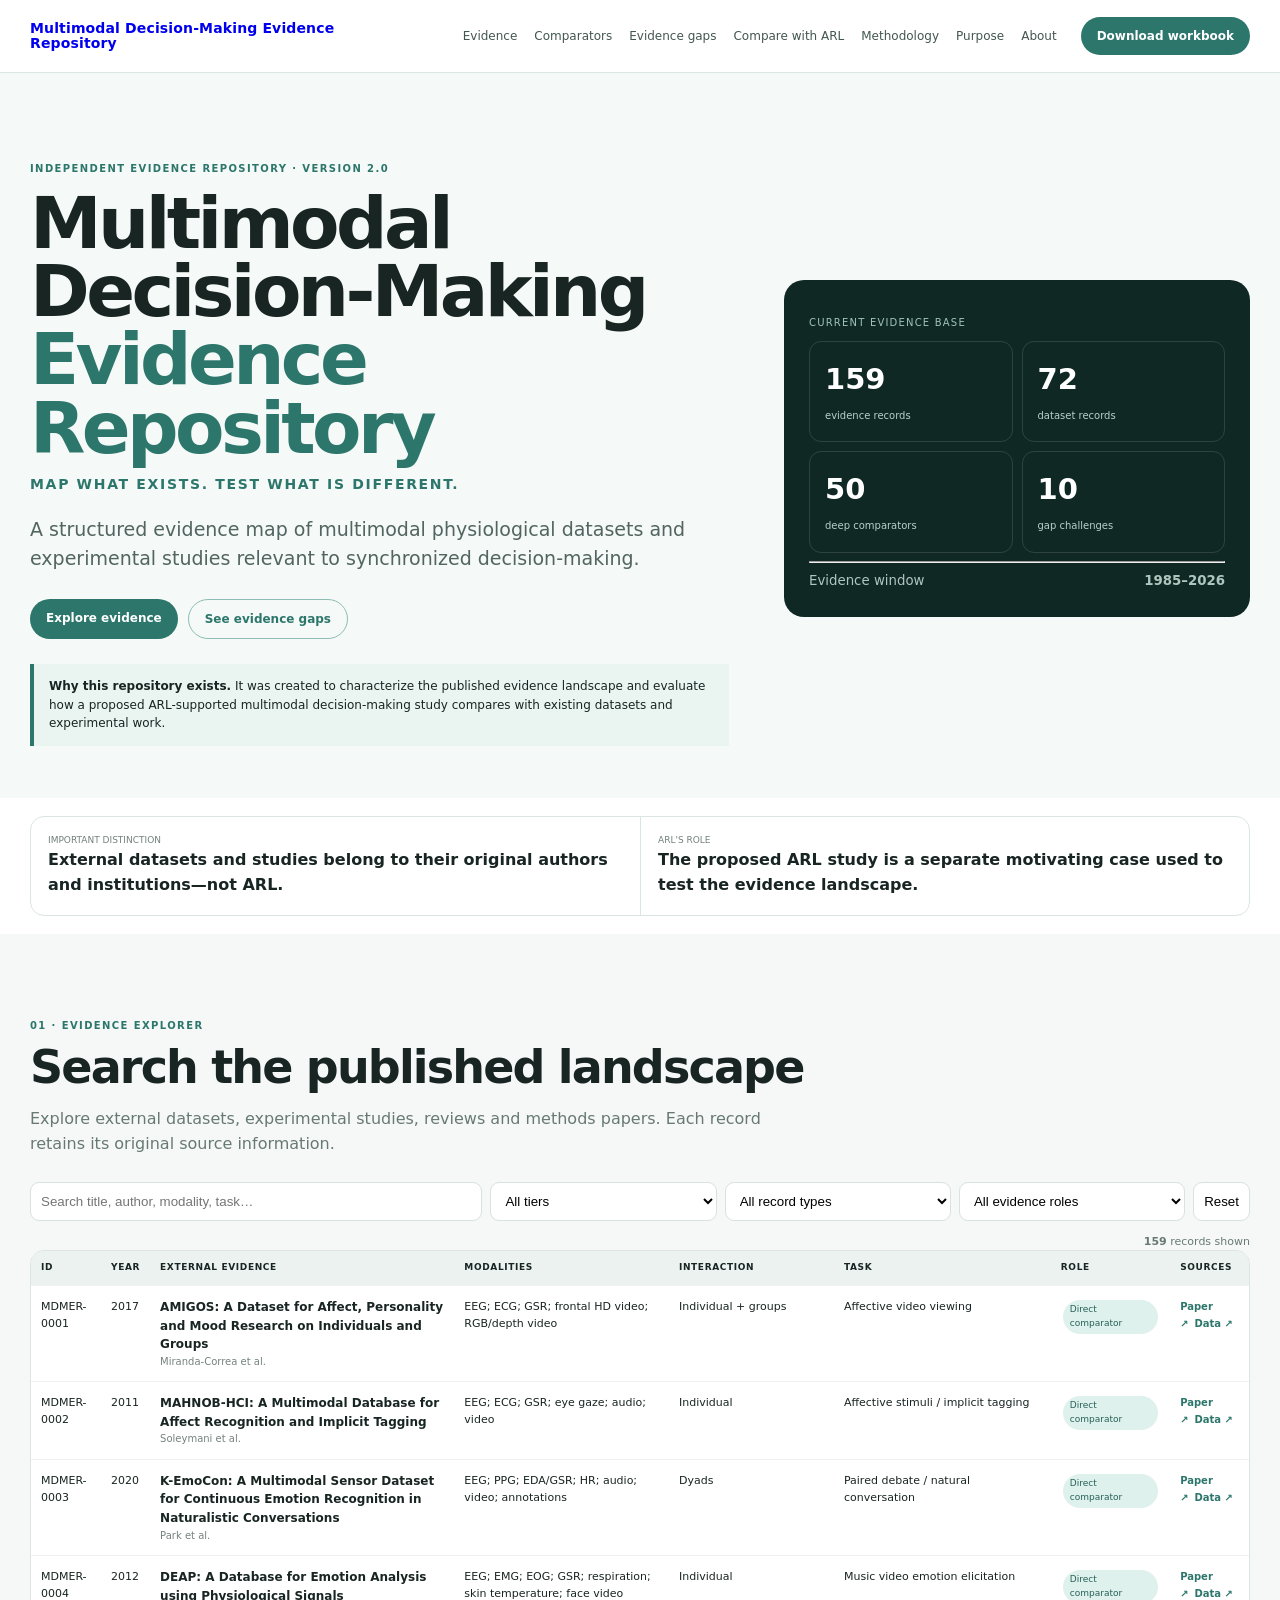
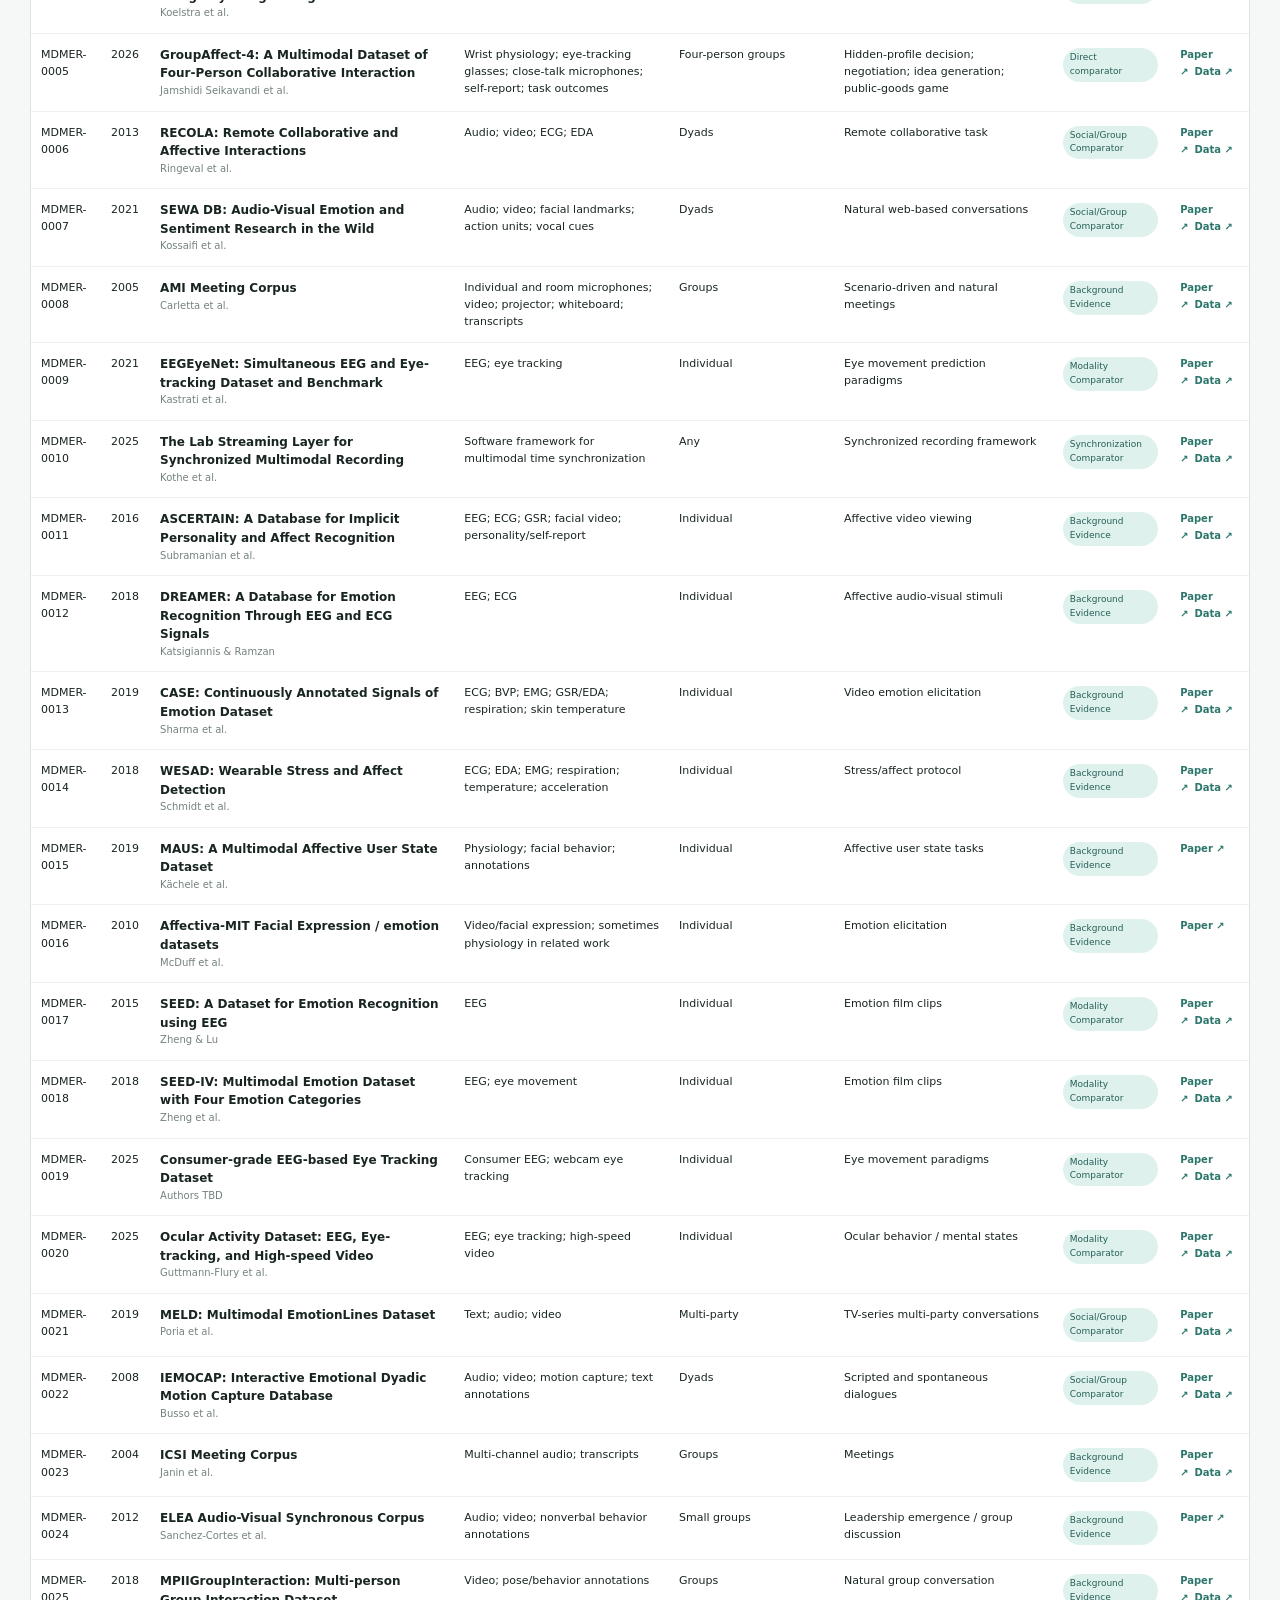
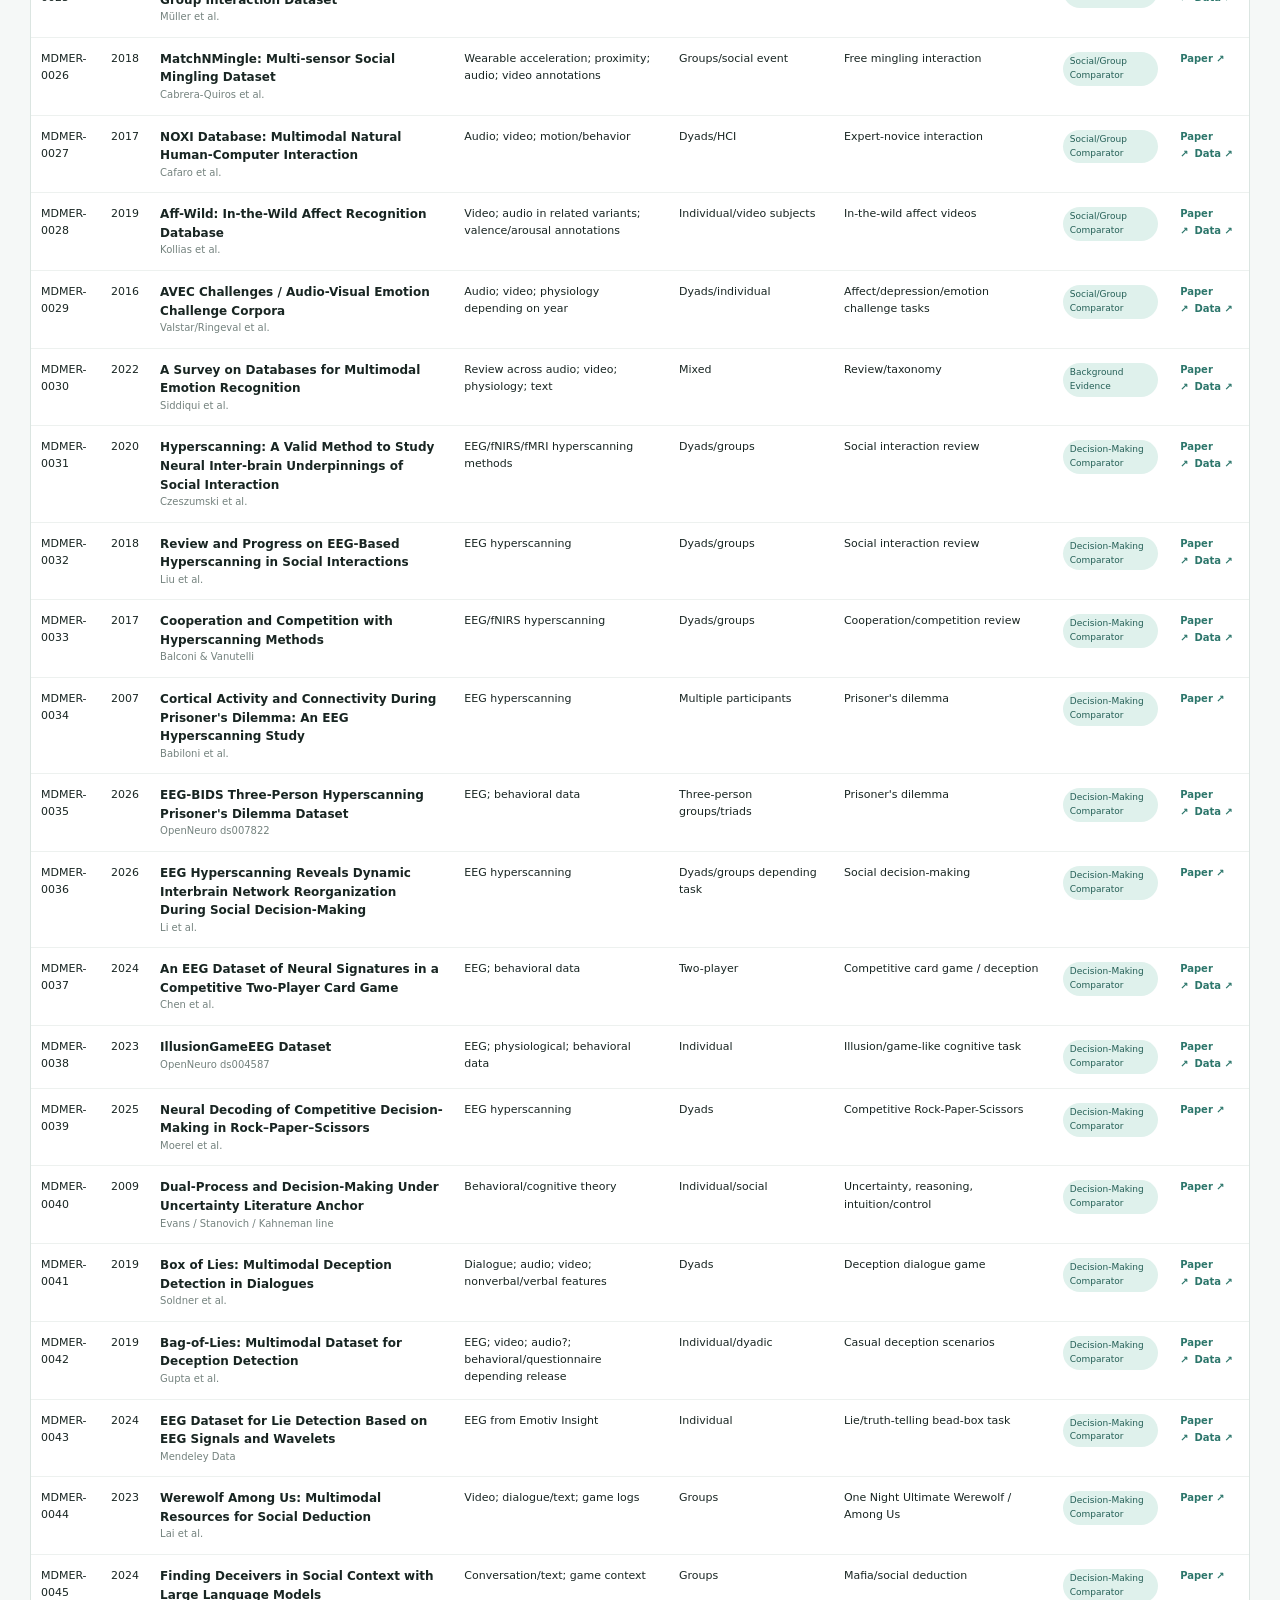
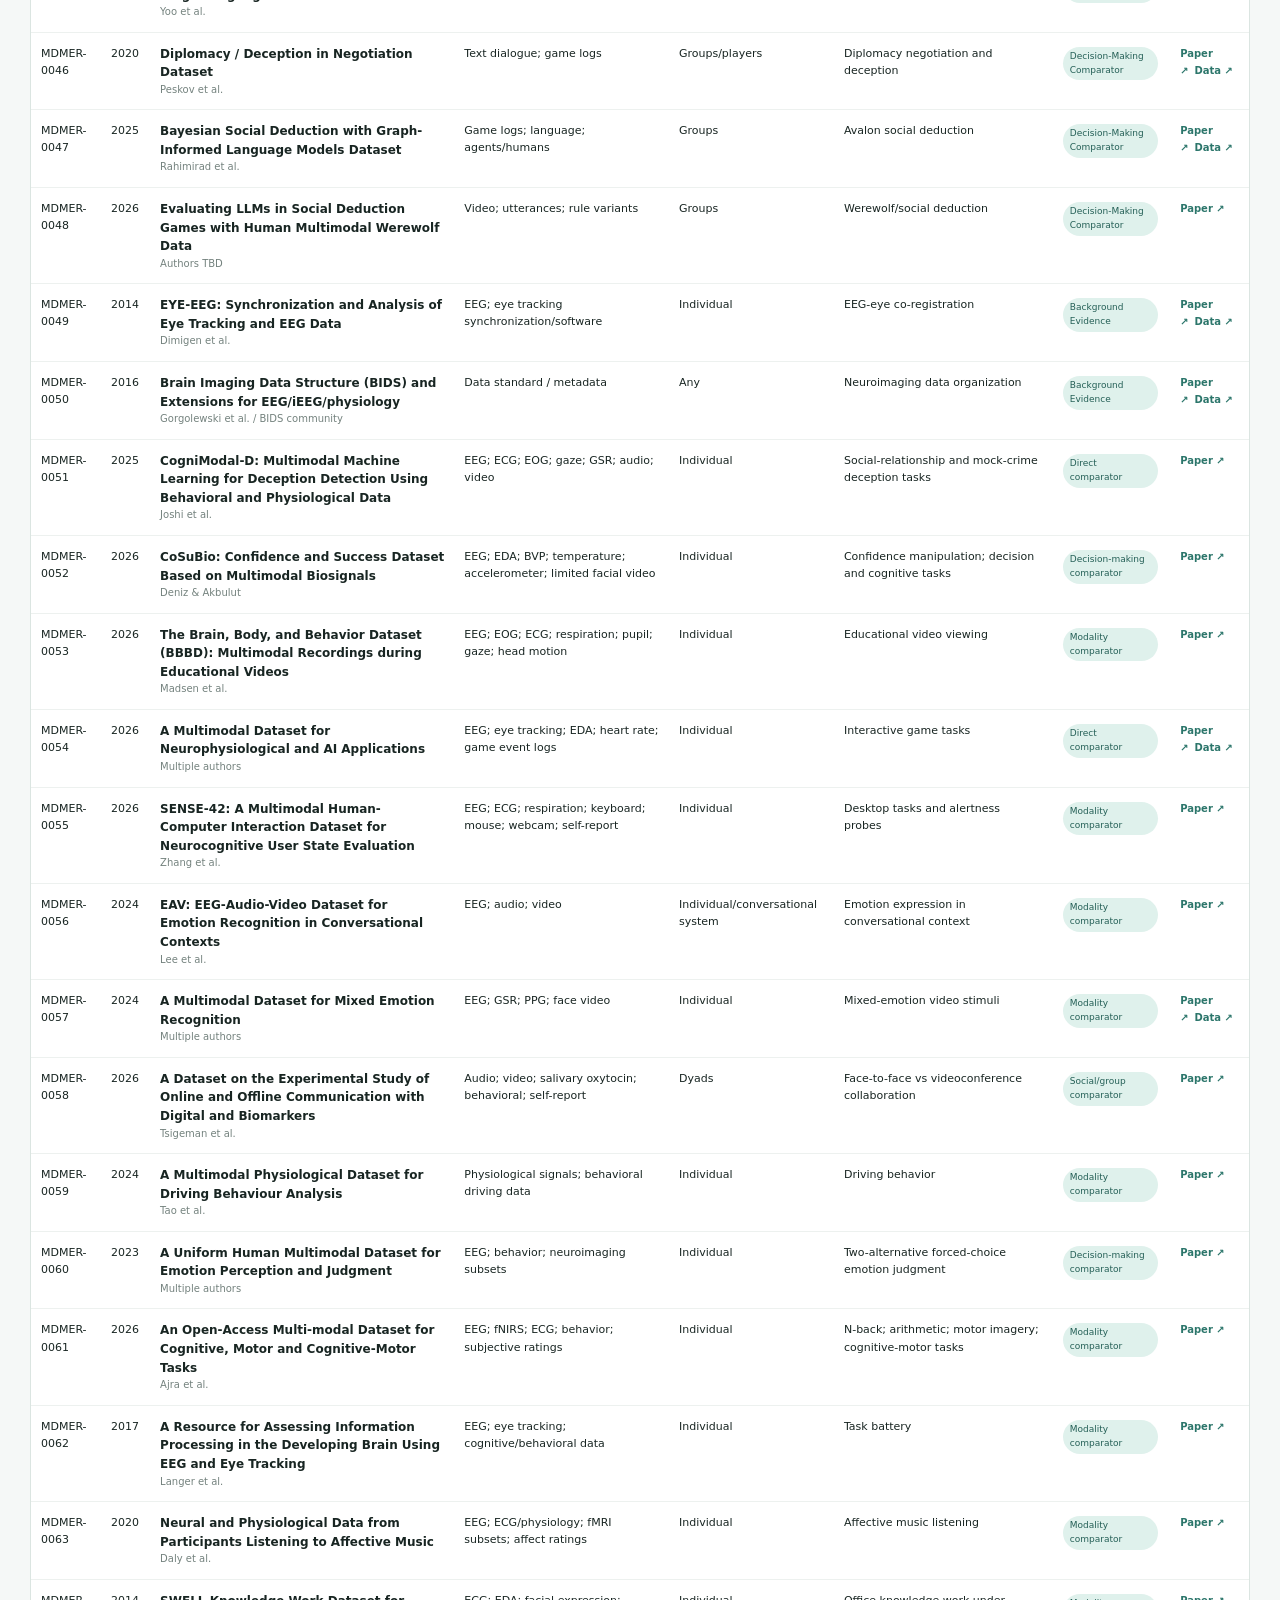
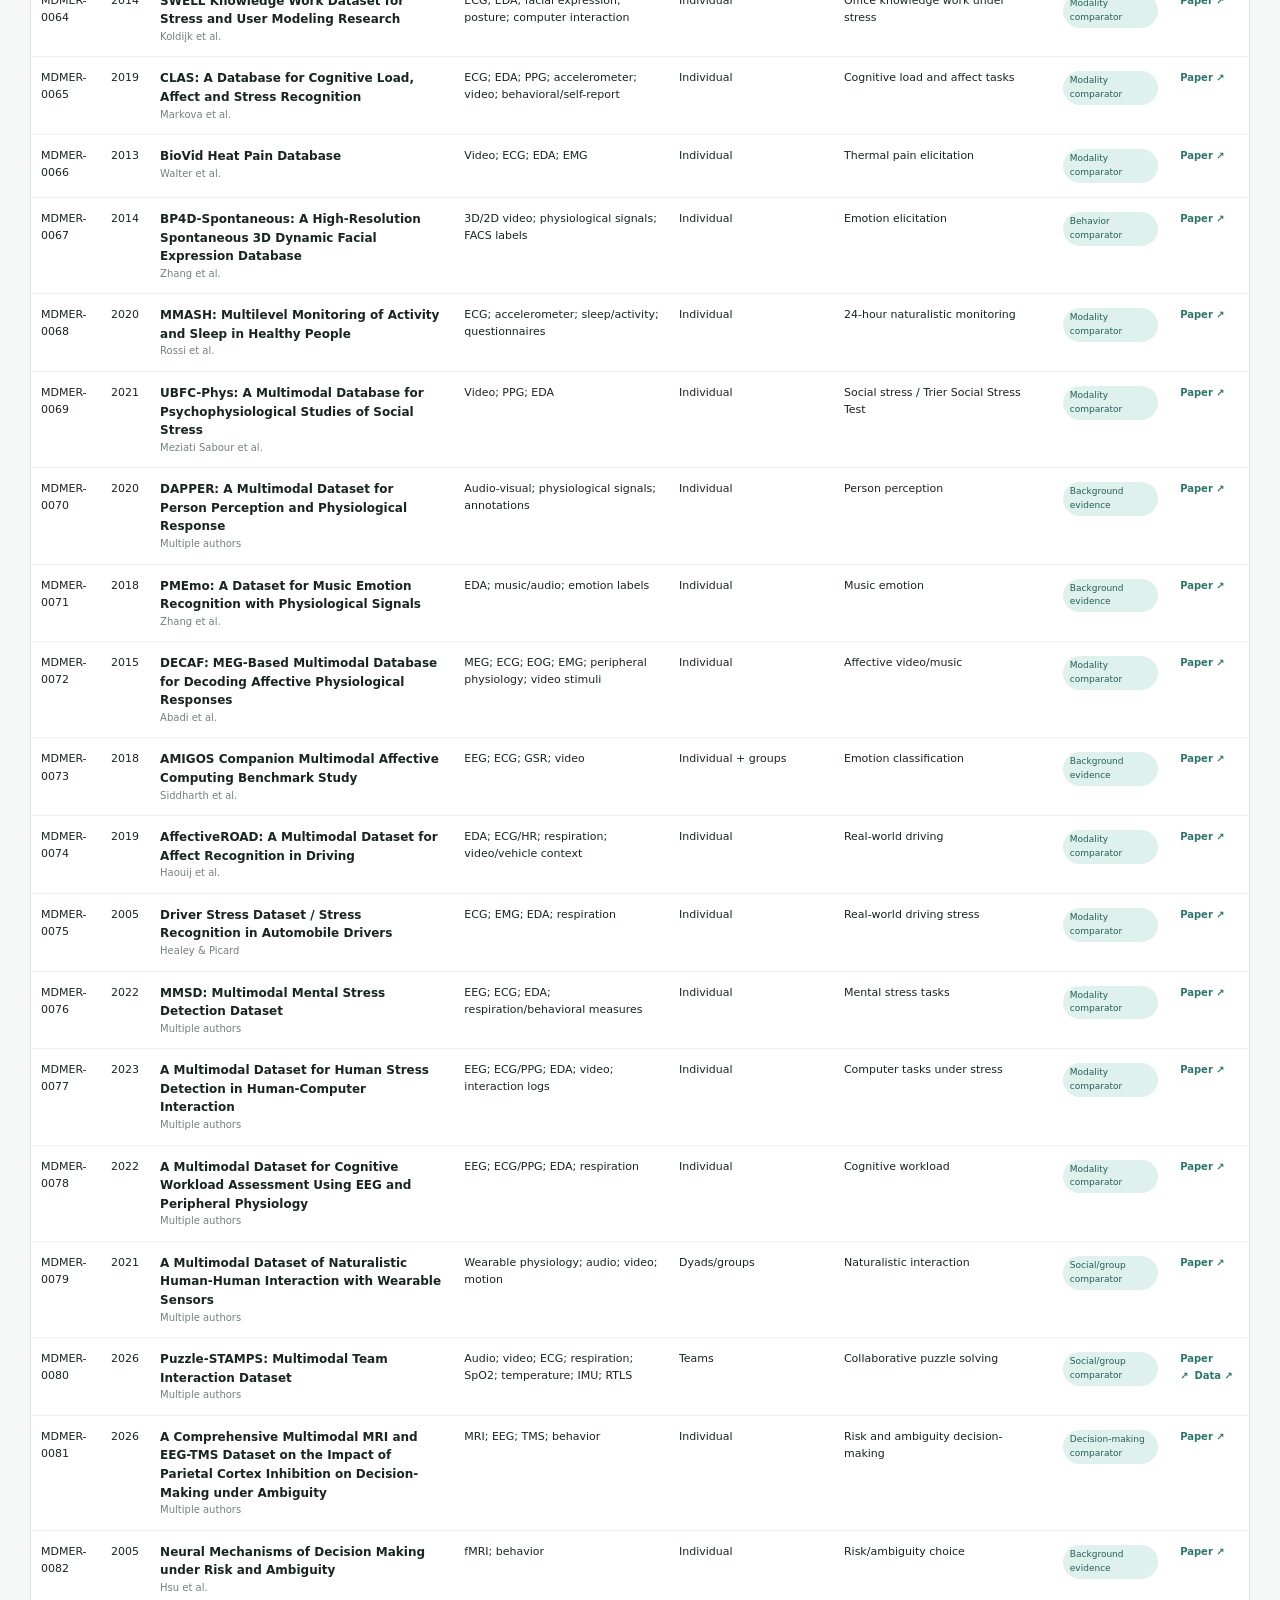
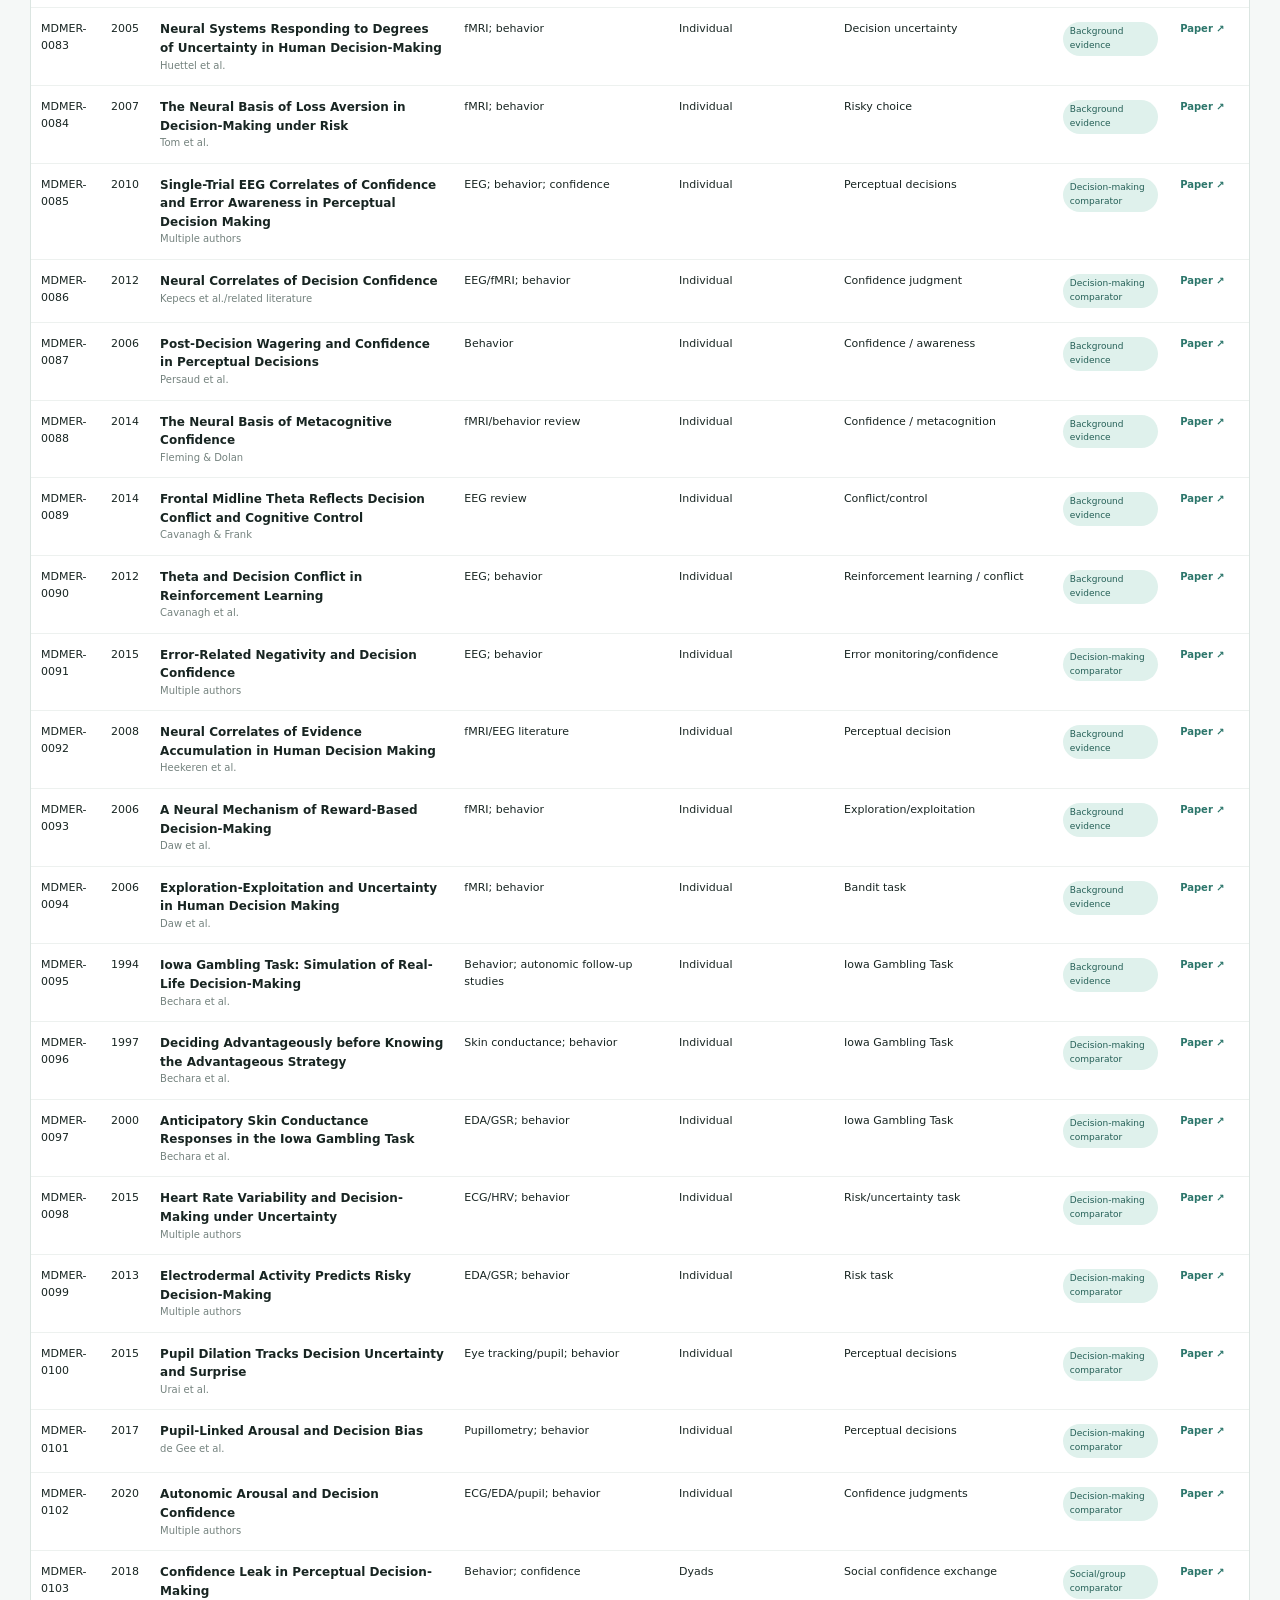
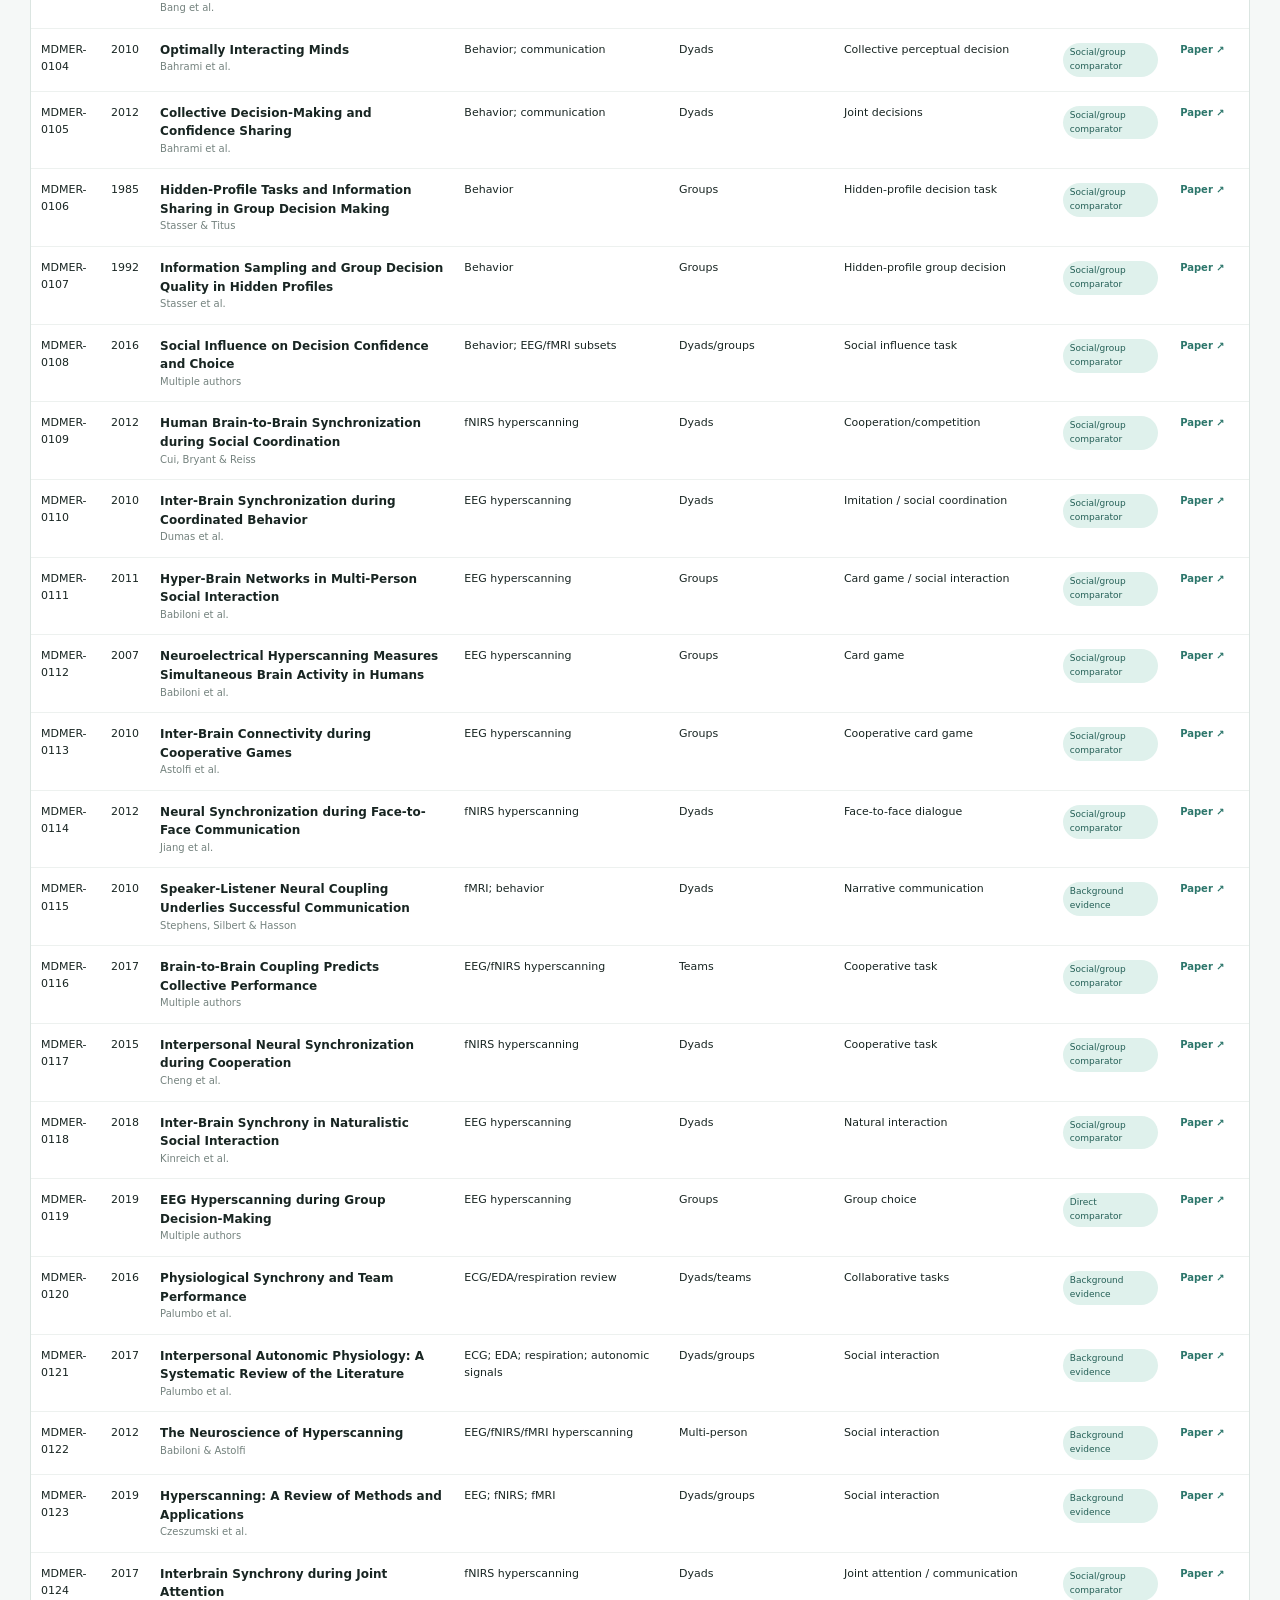
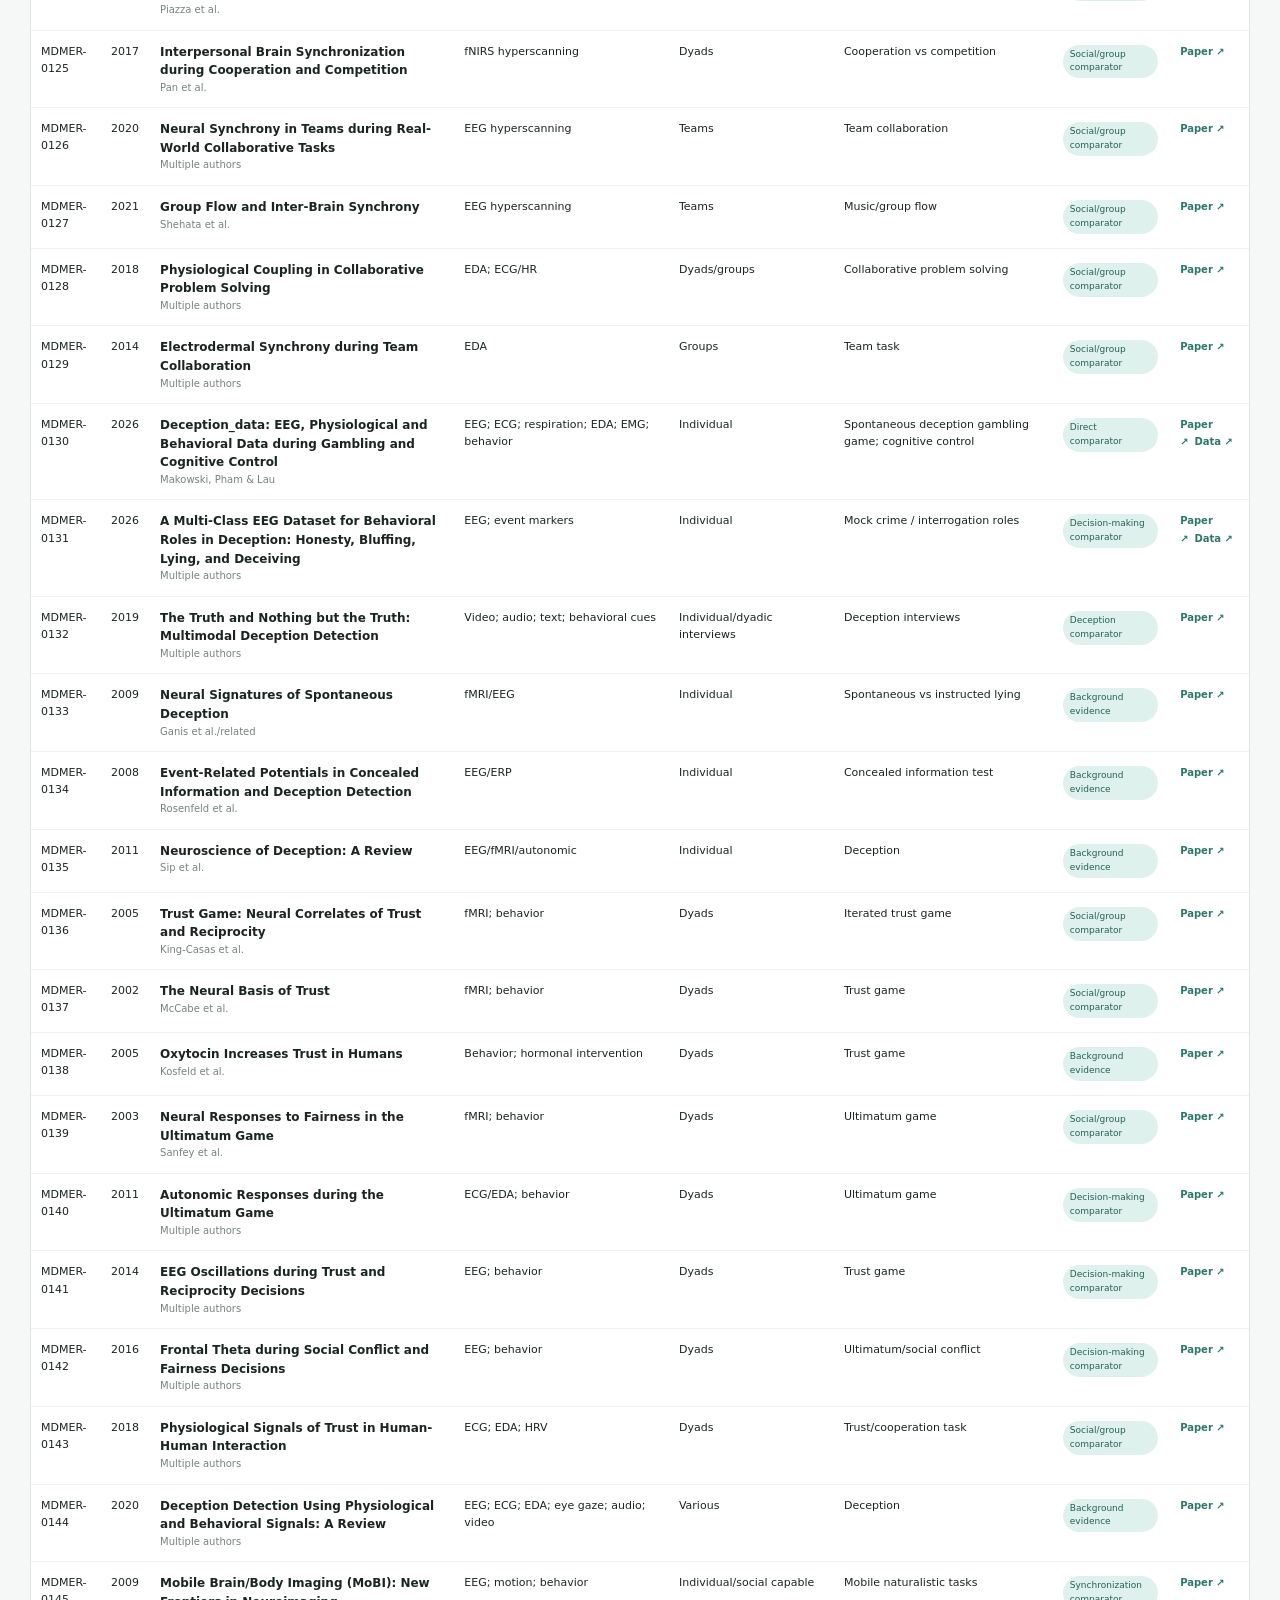
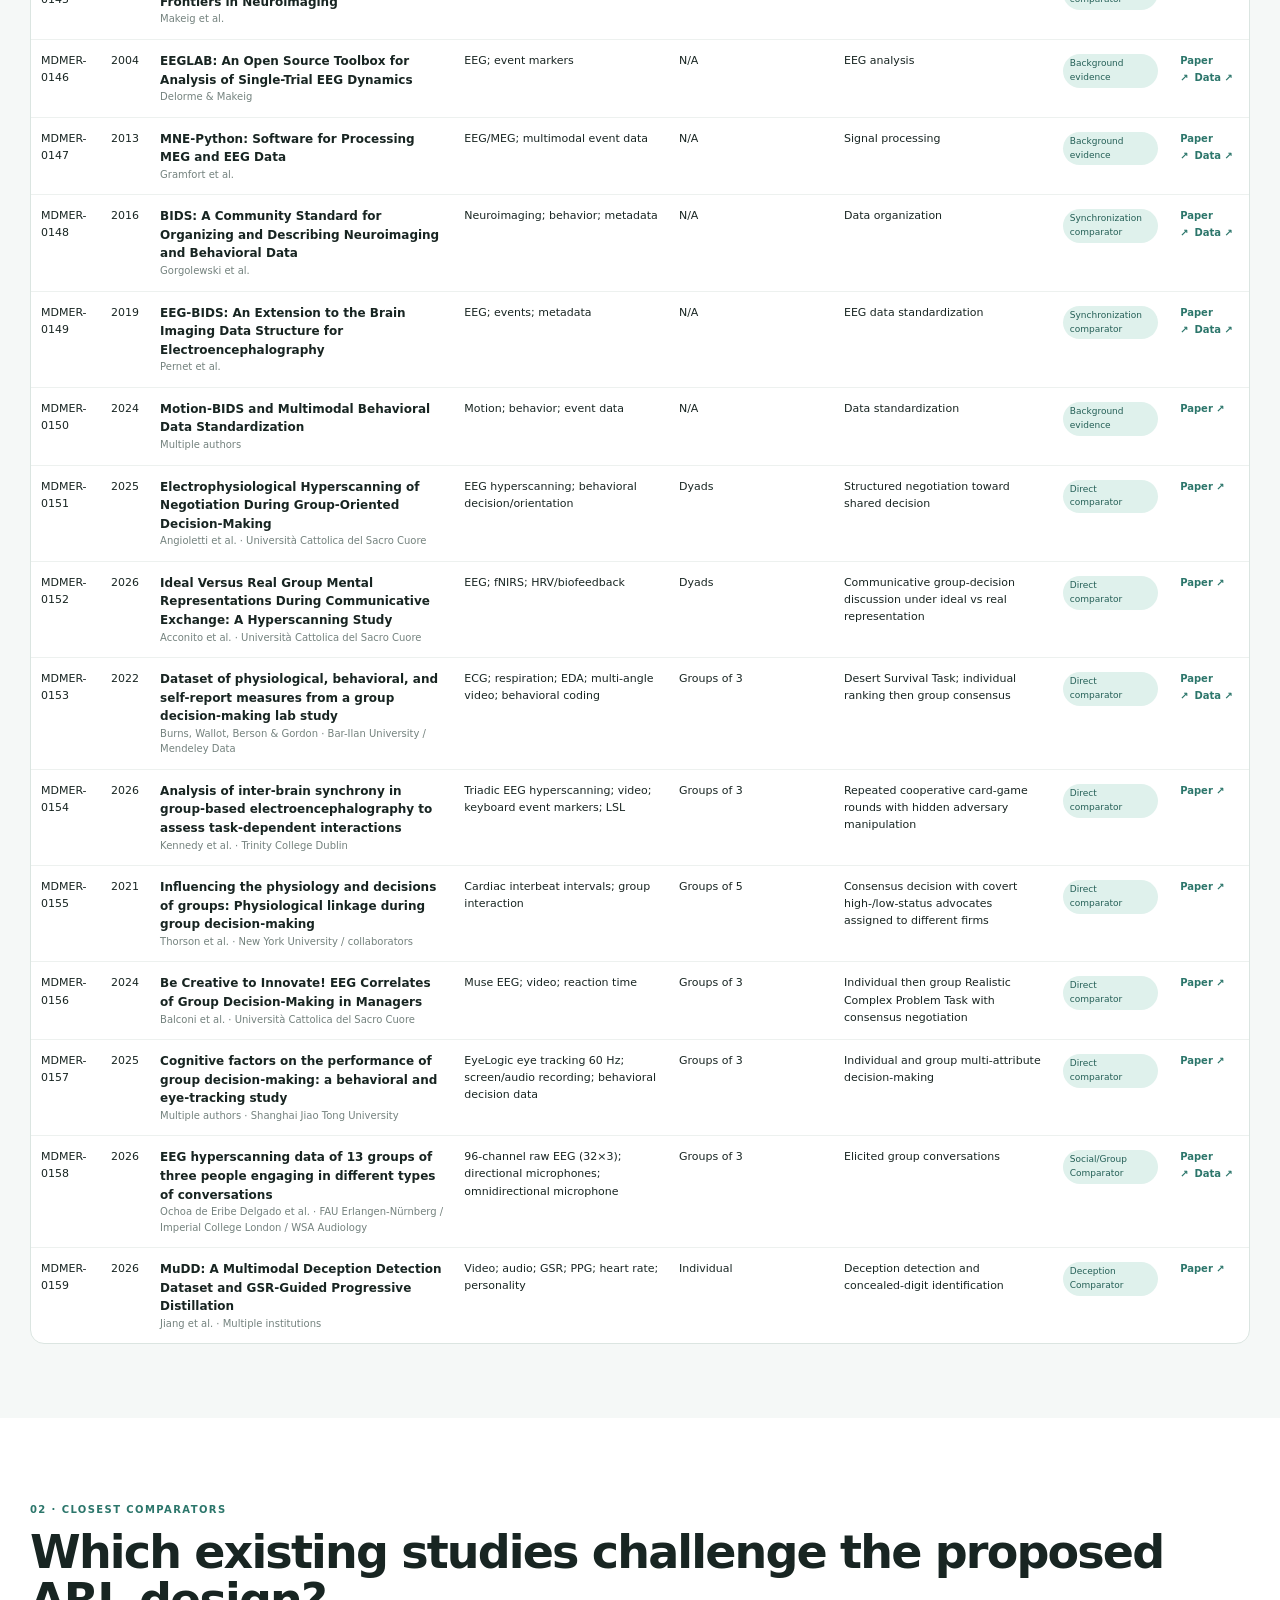
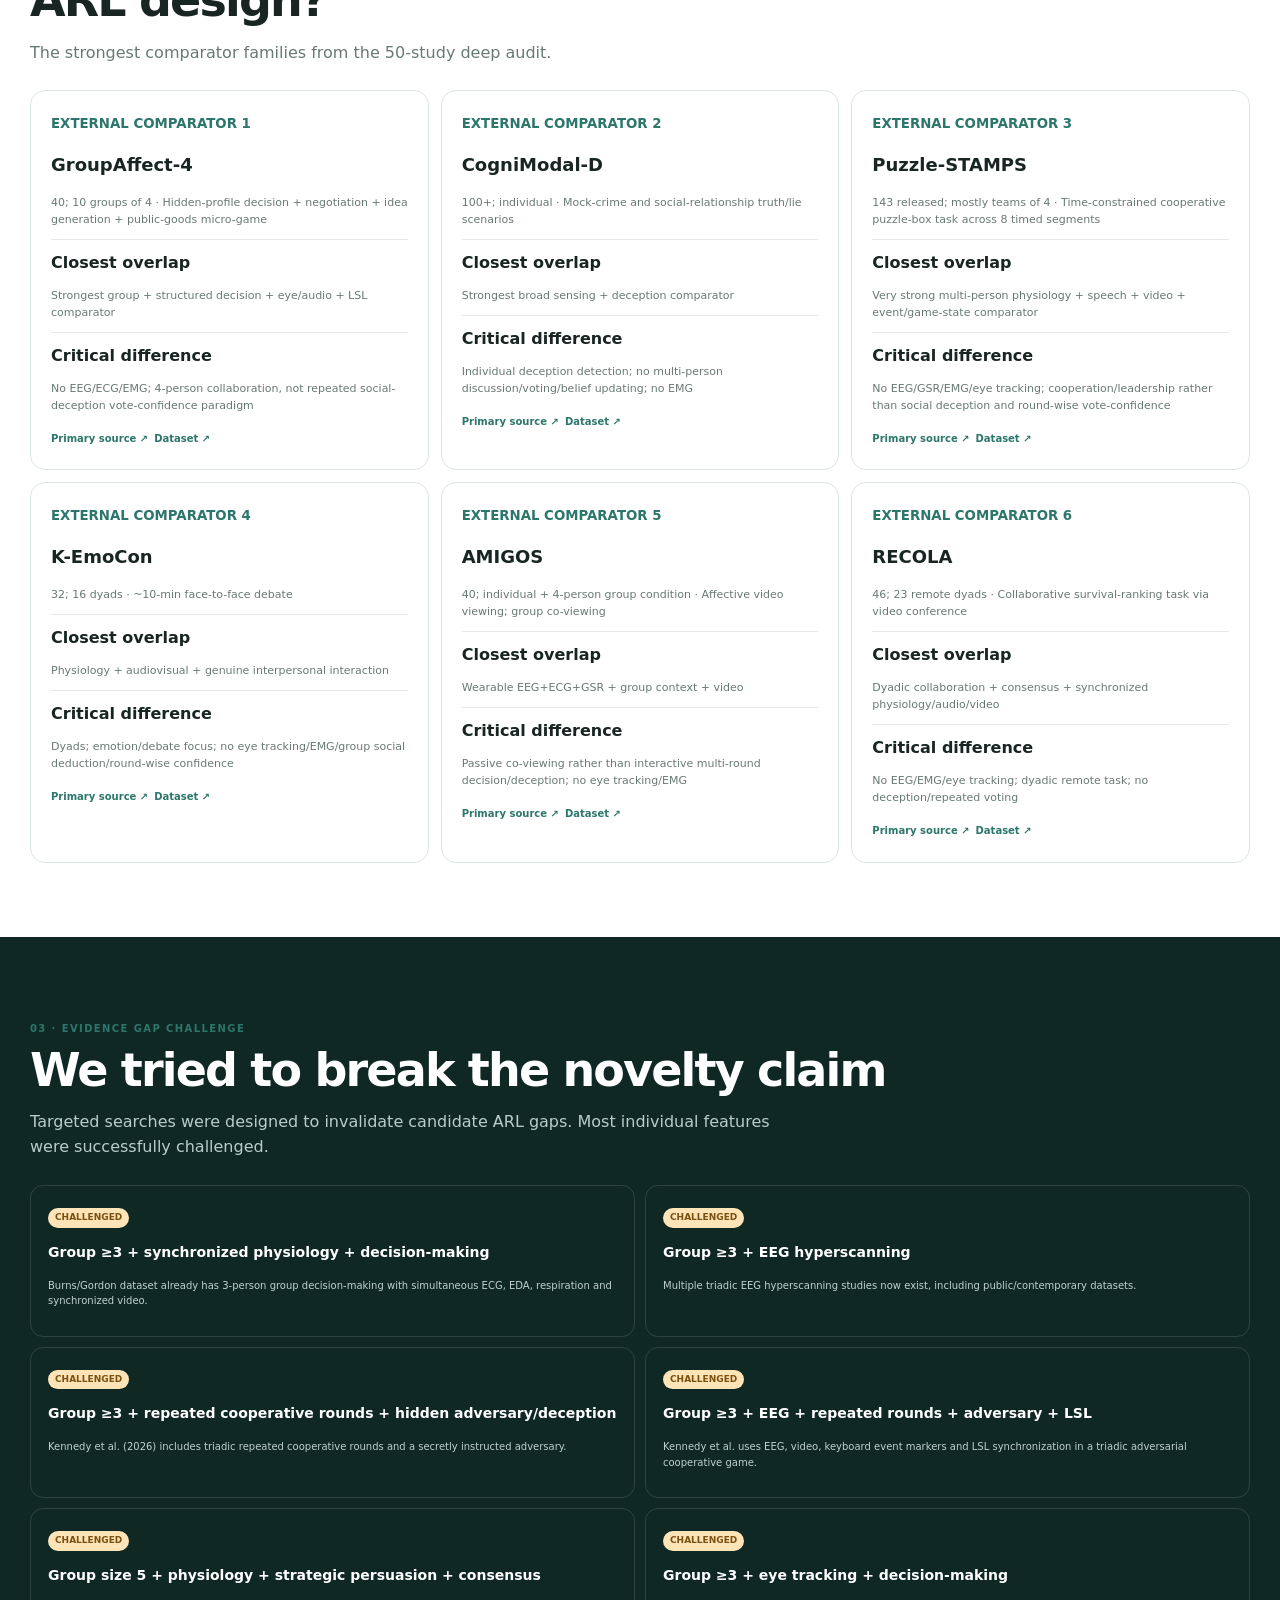
<file: index.html>
<!doctype html><html lang="en"><head><meta charset="utf-8"><meta name="viewport" content="width=device-width,initial-scale=1">
<title>Multimodal Decision-Making Evidence Repository</title><link rel="stylesheet" href="styles.css"></head><body>
<header><div class="wrap nav"><a class="brand full-brand" href="#home">Multimodal Decision-Making Evidence Repository</a><nav><a href="#evidence">Evidence</a><a href="#comparators">Comparators</a><a href="#gaps">Evidence gaps</a><a href="#arl">Compare with ARL</a><a href="#method">Methodology</a><a href="purpose.html">Purpose</a><a href="#about">About</a></nav><a class="btn" href="downloads/MDMER_v2_Gap_Challenge_Search.xlsx">Download workbook</a></div></header>
<main>
<section id="home" class="hero"><div class="wrap heroGrid"><div><p class="eyebrow">Independent evidence repository · Version 2.0</p><h1 class="repository-title">Multimodal Decision-Making<br><span>Evidence Repository</span></h1><p class="hero-kicker">Map what exists. Test what is different.</p><p class="lead">A structured evidence map of multimodal physiological datasets and experimental studies relevant to synchronized decision-making.</p><div class="actions"><a class="btn" href="#evidence">Explore evidence</a><a class="ghost" href="#gaps">See evidence gaps</a></div><div class="note"><b>Why this repository exists.</b> It was created to characterize the published evidence landscape and evaluate how a proposed ARL-supported multimodal decision-making study compares with existing datasets and experimental work.</div></div><aside class="panel"><p>CURRENT EVIDENCE BASE</p><div class="stats"><div><b id="nRecords">—</b><span>evidence records</span></div><div><b id="nDatasets">—</b><span>dataset records</span></div><div><b>50</b><span>deep comparators</span></div><div><b>10</b><span>gap challenges</span></div></div><hr><small>Evidence window <strong id="years">—</strong></small></aside></div></section>
<section class="identity"><div class="wrap identityGrid"><div><small>IMPORTANT DISTINCTION</small><b>External datasets and studies belong to their original authors and institutions—not ARL.</b></div><div><small>ARL'S ROLE</small><b>The proposed ARL study is a separate motivating case used to test the evidence landscape.</b></div></div></section>
<section id="evidence" class="section alt"><div class="wrap"><p class="eyebrow">01 · Evidence explorer</p><h2>Search the published landscape</h2><p class="sub">Explore external datasets, experimental studies, reviews and methods papers. Each record retains its original source information.</p>
<div class="filters"><input id="q" placeholder="Search title, author, modality, task…"><select id="tier"><option value="">All tiers</option></select><select id="type"><option value="">All record types</option></select><select id="role"><option value="">All evidence roles</option></select><button id="reset">Reset</button></div>
<div class="count"><b id="visible">0</b> records shown</div><div class="tablebox"><table><thead><tr><th>ID</th><th>Year</th><th>External evidence</th><th>Modalities</th><th>Interaction</th><th>Task</th><th>Role</th><th>Sources</th></tr></thead><tbody id="rows"></tbody></table></div></div></section>
<section id="comparators" class="section"><div class="wrap"><p class="eyebrow">02 · Closest comparators</p><h2>Which existing studies challenge the proposed ARL design?</h2><p class="sub">The strongest comparator families from the 50-study deep audit.</p><div id="cards" class="cards"></div></div></section>
<section id="gaps" class="section dark"><div class="wrap"><p class="eyebrow">03 · Evidence gap challenge</p><h2>We tried to break the novelty claim</h2><p class="sub light">Targeted searches were designed to invalidate candidate ARL gaps. Most individual features were successfully challenged.</p><div id="verdicts" class="verdicts"></div><div class="survive"><small>STRONGEST SURVIVING WORKING GAP</small><h3>Group ≥3 + neural and peripheral physiology + eye tracking + audio/video + repeated decisions + explicit confidence + deception + event-level synchronization</h3><p>No match was found among the audited comparators and targeted gap-challenge results. This is a working evidence-gap hypothesis, not a claim that ARL is definitively the first such study.</p></div></div></section>
<section id="arl" class="section"><div class="wrap"><p class="eyebrow">04 · Separate motivating case</p><h2>Compare external evidence with the proposed ARL study</h2><p class="sub">ARL is shown only as a comparison target. All other records remain independent published work.</p><div class="compareGrid"><div class="arlCard"><small>PROPOSED / ONGOING STUDY</small><h3>ARL multimodal decision-making study</h3><p>Five interacting participants complete repeated social-deduction decision rounds involving discussion, voting, confidence and reasoning.</p><div id="arlTags"></div></div><div class="compare"><label>Choose comparator<select id="compareSel"></select></label><div id="compareBody"></div></div></div></div></section>
<section id="method" class="section alt"><div class="wrap"><p class="eyebrow">05 · Methodology</p><h2>How the repository is organized</h2><p class="sub">Tiering reflects relevance to the evidence question—not scientific quality.</p><div class="tiers"><article><b>Tier 1</b><h3>Core / direct evidence</h3><p>Studies that materially challenge or inform the proposed ARL design.</p></article><article><b>Tier 2</b><h3>Social & group interaction</h3><p>Collaboration, conversation, teams and group dynamics.</p></article><article><b>Tier 3</b><h3>Decision evidence</h3><p>Decision-making, confidence, uncertainty, trust and deception.</p></article><article><b>Tier 4</b><h3>Modality & measurement</h3><p>EEG, ECG, EDA, EMG, eye tracking and measurement methods.</p></article><article><b>Tier 5</b><h3>Acquisition & infrastructure</h3><p>Synchronization, event markers, standards and platforms.</p></article></div></div></section>
<section class="section download"><div class="wrap dlGrid"><div><p class="eyebrow">06 · Research files</p><h2>Download the evidence behind the portal</h2></div><div class="downloads"><a href="downloads/MDMER_v2_Gap_Challenge_Search.xlsx"><b>Full workbook</b><span>.xlsx</span></a><a href="downloads/master_evidence.csv"><b>Master evidence</b><span>.csv</span></a><a href="downloads/direct_comparator_audit_50.csv"><b>50-comparator audit</b><span>.csv</span></a><a href="downloads/gap_challenge_search.csv"><b>Gap challenge</b><span>.csv</span></a><a href="data/mdmer_v2.json"><b>Portal data</b><span>.json</span></a></div></div></section>
<section id="about" class="section"><div class="wrap about"><div><p class="eyebrow">About</p><h2>A literature resource built to test a research gap</h2></div><div><p><b>Scope.</b> Multimodal physiological datasets and experimental studies relevant to synchronized human decision-making.</p><p><b>Ownership.</b> External datasets and publications belong to their respective authors, institutions and publishers. Their inclusion here does not imply ARL authorship, sponsorship or ownership.</p><p><b>Status.</b> This is a curated evidence resource with a 50-study comparator audit and targeted gap-challenge layer. It should not yet be described as a completed systematic review.</p><p><b>Interpretation.</b> “Not found” means not found within the evidence reviewed to date; it does not prove global absence from the literature.</p></div></div></section>
</main><footer><div class="wrap">Multimodal Decision-Making Evidence Repository · v2.0</div></footer>
<script src="data/data.js"></script><script src="app.js"></script></body></html>
</file>
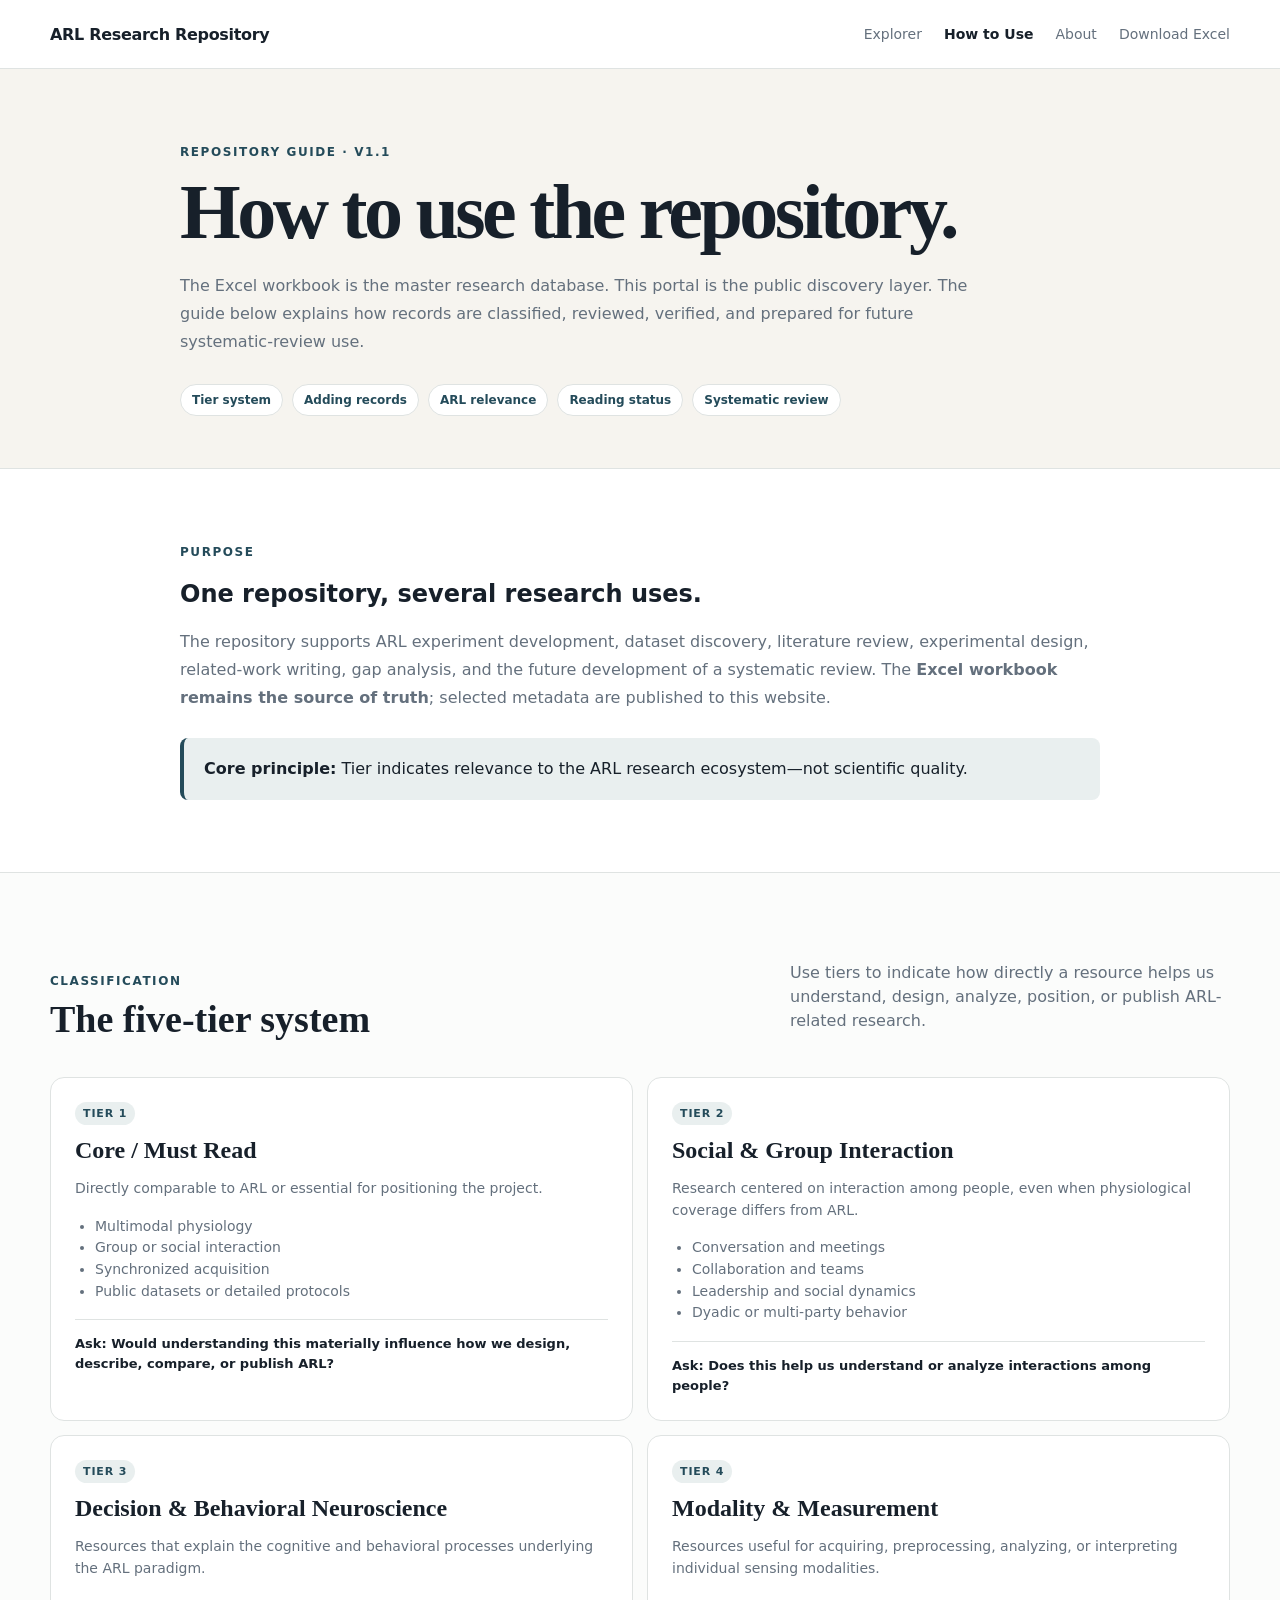
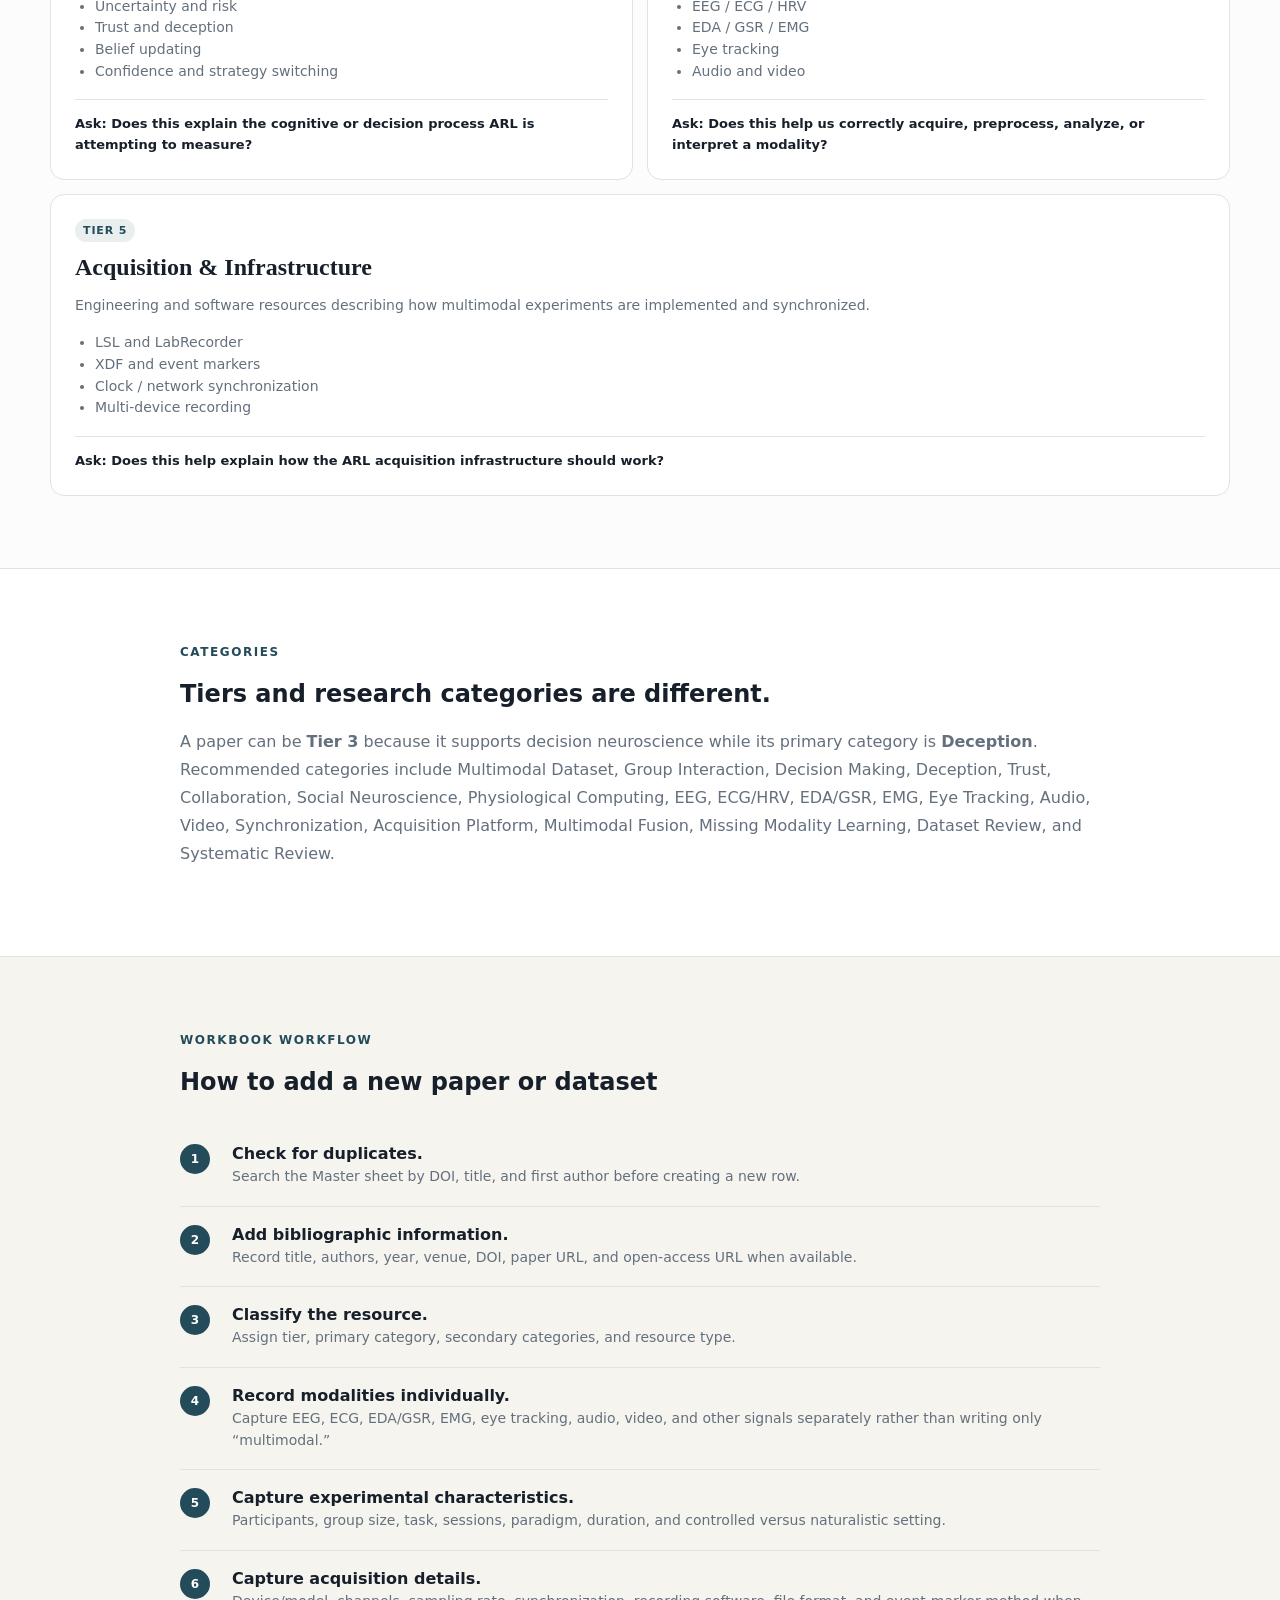
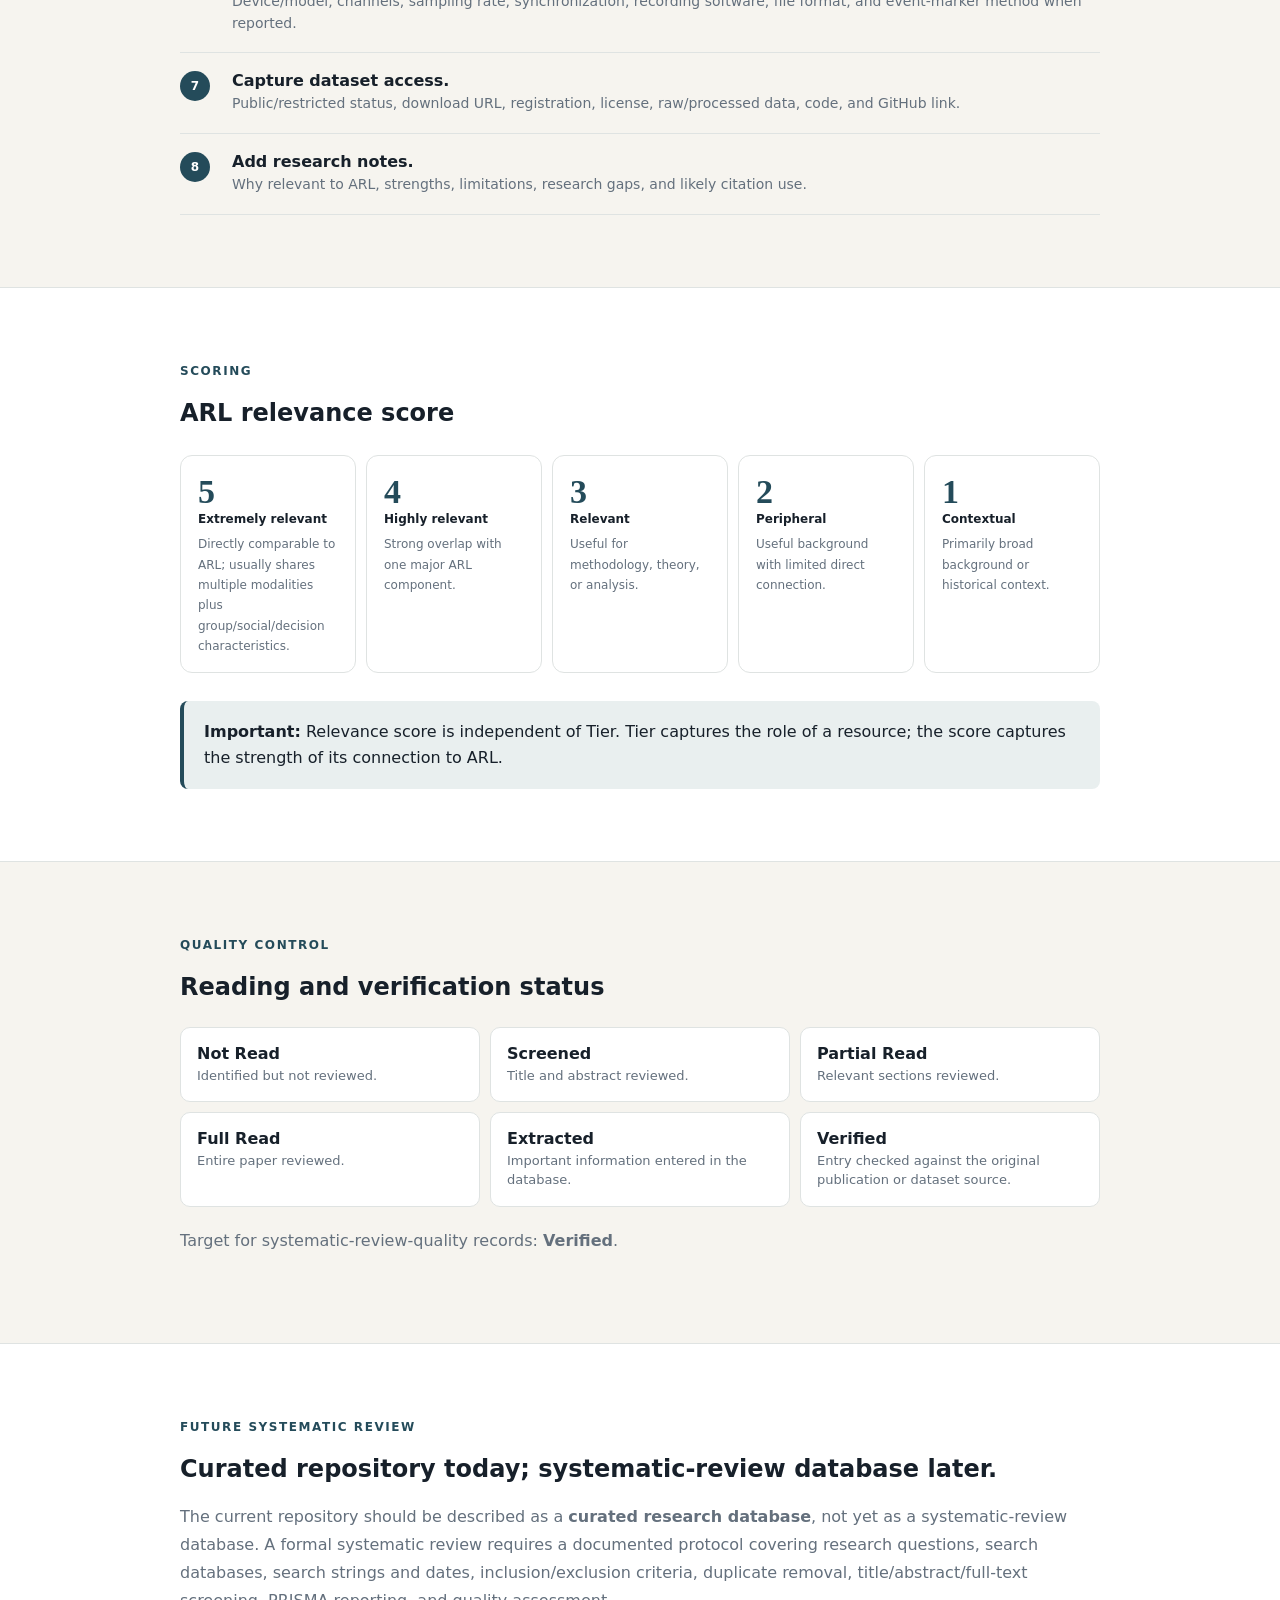
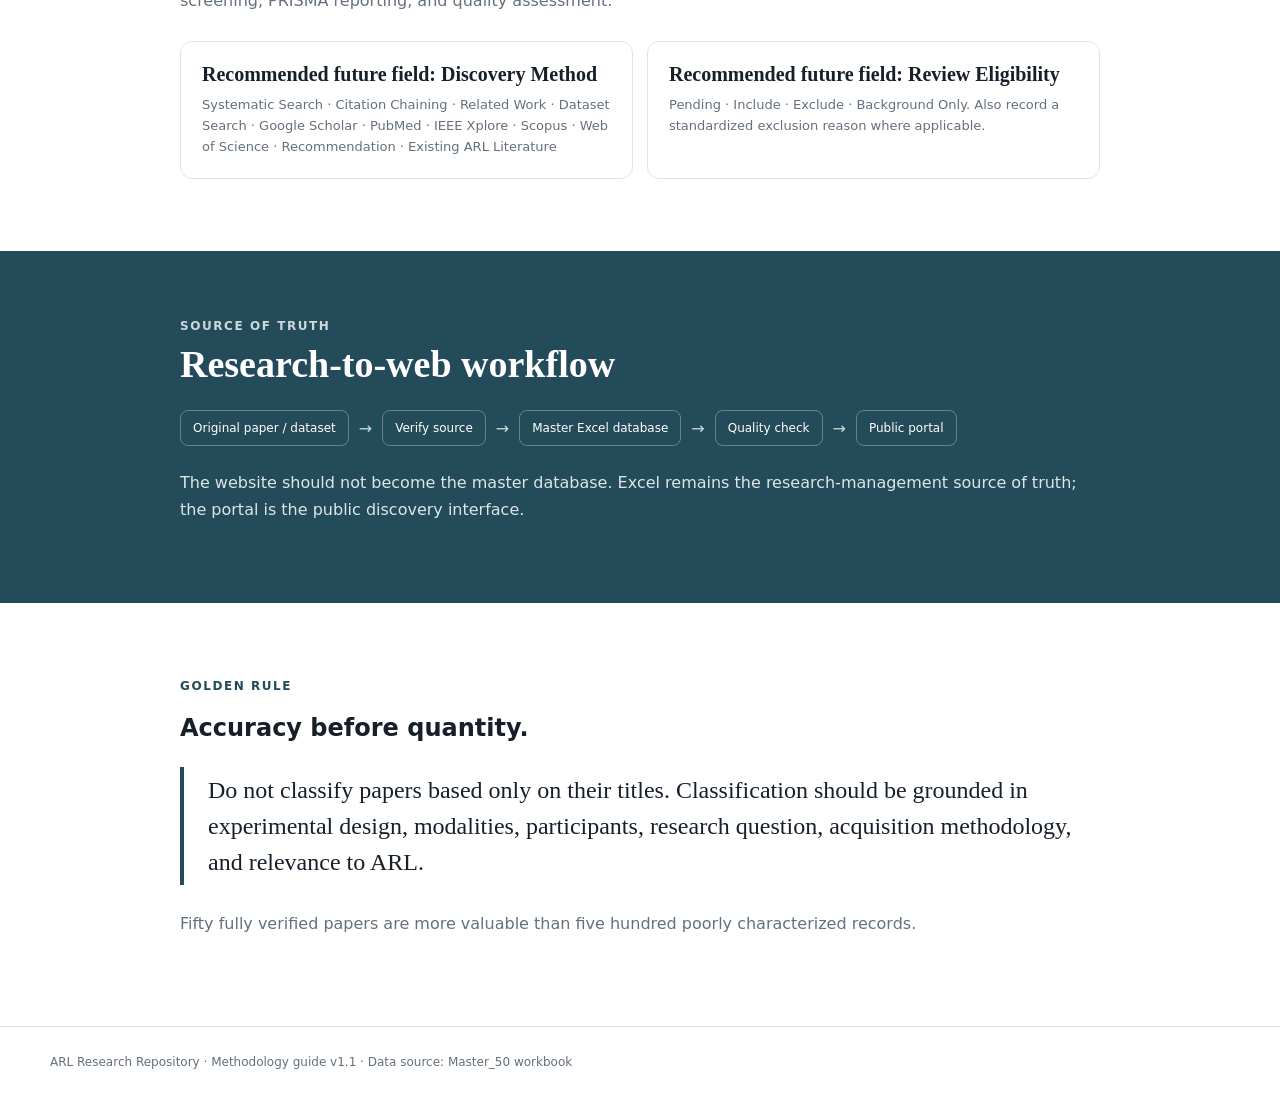
<file: methodology.html>
<!doctype html>
<html lang="en">
<head>
<meta charset="utf-8">
<meta name="viewport" content="width=device-width,initial-scale=1">
<title>How to Use & Methodology · ARL Research Repository</title>
<meta name="description" content="Guide to using the ARL Research Repository, including the five-tier classification system, ARL relevance scoring, reading status, and systematic review workflow.">
<link rel="stylesheet" href="assets/style.css">
</head>
<body>
<header>
  <div class="wrap nav">
    <a class="brand" href="index.html">ARL Research Repository</a>
    <nav>
      <a href="index.html#explorer">Explorer</a>
      <a class="active" href="methodology.html">How to Use</a>
      <a href="index.html#about">About</a>
      <a href="ARL_Research_Repository_v1_First_50.xlsx">Download Excel</a>
    </nav>
  </div>
</header>
<main>
  <section class="guidehero">
    <div class="wrap narrow">
      <span class="eyebrow">Repository guide · v1.1</span>
      <h1>How to use the repository.</h1>
      <p>The Excel workbook is the master research database. This portal is the public discovery layer. The guide below explains how records are classified, reviewed, verified, and prepared for future systematic-review use.</p>
      <div class="guidejump">
        <a href="#tiers">Tier system</a>
        <a href="#workflow">Adding records</a>
        <a href="#relevance">ARL relevance</a>
        <a href="#status">Reading status</a>
        <a href="#systematic">Systematic review</a>
      </div>
    </div>
  </section>

  <section class="wrap section narrow">
    <div class="guideintro">
      <span class="eyebrow">Purpose</span>
      <h2>One repository, several research uses.</h2>
      <p>The repository supports ARL experiment development, dataset discovery, literature review, experimental design, related-work writing, gap analysis, and the future development of a systematic review. The <strong>Excel workbook remains the source of truth</strong>; selected metadata are published to this website.</p>
      <div class="callout"><strong>Core principle:</strong> Tier indicates relevance to the ARL research ecosystem—not scientific quality.</div>
    </div>
  </section>

  <section id="tiers" class="tiersection">
    <div class="wrap">
      <div class="sectionhead">
        <div><span class="eyebrow">Classification</span><h2>The five-tier system</h2></div>
        <p>Use tiers to indicate how directly a resource helps us understand, design, analyze, position, or publish ARL-related research.</p>
      </div>
      <div class="tiergrid">
        <article class="tiercard"><span class="tiernum">Tier 1</span><h3>Core / Must Read</h3><p>Directly comparable to ARL or essential for positioning the project.</p><ul><li>Multimodal physiology</li><li>Group or social interaction</li><li>Synchronized acquisition</li><li>Public datasets or detailed protocols</li></ul><div class="tierq">Ask: Would understanding this materially influence how we design, describe, compare, or publish ARL?</div></article>
        <article class="tiercard"><span class="tiernum">Tier 2</span><h3>Social & Group Interaction</h3><p>Research centered on interaction among people, even when physiological coverage differs from ARL.</p><ul><li>Conversation and meetings</li><li>Collaboration and teams</li><li>Leadership and social dynamics</li><li>Dyadic or multi-party behavior</li></ul><div class="tierq">Ask: Does this help us understand or analyze interactions among people?</div></article>
        <article class="tiercard"><span class="tiernum">Tier 3</span><h3>Decision & Behavioral Neuroscience</h3><p>Resources that explain the cognitive and behavioral processes underlying the ARL paradigm.</p><ul><li>Uncertainty and risk</li><li>Trust and deception</li><li>Belief updating</li><li>Confidence and strategy switching</li></ul><div class="tierq">Ask: Does this explain the cognitive or decision process ARL is attempting to measure?</div></article>
        <article class="tiercard"><span class="tiernum">Tier 4</span><h3>Modality & Measurement</h3><p>Resources useful for acquiring, preprocessing, analyzing, or interpreting individual sensing modalities.</p><ul><li>EEG / ECG / HRV</li><li>EDA / GSR / EMG</li><li>Eye tracking</li><li>Audio and video</li></ul><div class="tierq">Ask: Does this help us correctly acquire, preprocess, analyze, or interpret a modality?</div></article>
        <article class="tiercard"><span class="tiernum">Tier 5</span><h3>Acquisition & Infrastructure</h3><p>Engineering and software resources describing how multimodal experiments are implemented and synchronized.</p><ul><li>LSL and LabRecorder</li><li>XDF and event markers</li><li>Clock / network synchronization</li><li>Multi-device recording</li></ul><div class="tierq">Ask: Does this help explain how the ARL acquisition infrastructure should work?</div></article>
      </div>
    </div>
  </section>

  <section class="wrap section narrow">
    <span class="eyebrow">Categories</span>
    <h2>Tiers and research categories are different.</h2>
    <p>A paper can be <strong>Tier 3</strong> because it supports decision neuroscience while its primary category is <strong>Deception</strong>. Recommended categories include Multimodal Dataset, Group Interaction, Decision Making, Deception, Trust, Collaboration, Social Neuroscience, Physiological Computing, EEG, ECG/HRV, EDA/GSR, EMG, Eye Tracking, Audio, Video, Synchronization, Acquisition Platform, Multimodal Fusion, Missing Modality Learning, Dataset Review, and Systematic Review.</p>
  </section>

  <section id="workflow" class="softsection">
    <div class="wrap narrow">
      <span class="eyebrow">Workbook workflow</span>
      <h2>How to add a new paper or dataset</h2>
      <ol class="steps">
        <li><div><b>Check for duplicates.</b><span>Search the Master sheet by DOI, title, and first author before creating a new row.</span></div></li>
        <li><div><b>Add bibliographic information.</b><span>Record title, authors, year, venue, DOI, paper URL, and open-access URL when available.</span></div></li>
        <li><div><b>Classify the resource.</b><span>Assign tier, primary category, secondary categories, and resource type.</span></div></li>
        <li><div><b>Record modalities individually.</b><span>Capture EEG, ECG, EDA/GSR, EMG, eye tracking, audio, video, and other signals separately rather than writing only “multimodal.”</span></div></li>
        <li><div><b>Capture experimental characteristics.</b><span>Participants, group size, task, sessions, paradigm, duration, and controlled versus naturalistic setting.</span></div></li>
        <li><div><b>Capture acquisition details.</b><span>Device/model, channels, sampling rate, synchronization, recording software, file format, and event-marker method when reported.</span></div></li>
        <li><div><b>Capture dataset access.</b><span>Public/restricted status, download URL, registration, license, raw/processed data, code, and GitHub link.</span></div></li>
        <li><div><b>Add research notes.</b><span>Why relevant to ARL, strengths, limitations, research gaps, and likely citation use.</span></div></li>
      </ol>
    </div>
  </section>

  <section id="relevance" class="wrap section narrow">
    <span class="eyebrow">Scoring</span>
    <h2>ARL relevance score</h2>
    <div class="scoregrid">
      <div><b>5</b><span><strong>Extremely relevant</strong>Directly comparable to ARL; usually shares multiple modalities plus group/social/decision characteristics.</span></div>
      <div><b>4</b><span><strong>Highly relevant</strong>Strong overlap with one major ARL component.</span></div>
      <div><b>3</b><span><strong>Relevant</strong>Useful for methodology, theory, or analysis.</span></div>
      <div><b>2</b><span><strong>Peripheral</strong>Useful background with limited direct connection.</span></div>
      <div><b>1</b><span><strong>Contextual</strong>Primarily broad background or historical context.</span></div>
    </div>
    <div class="callout"><strong>Important:</strong> Relevance score is independent of Tier. Tier captures the role of a resource; the score captures the strength of its connection to ARL.</div>
  </section>

  <section id="status" class="softsection">
    <div class="wrap narrow">
      <span class="eyebrow">Quality control</span>
      <h2>Reading and verification status</h2>
      <div class="statusgrid">
        <div><b>Not Read</b><span>Identified but not reviewed.</span></div>
        <div><b>Screened</b><span>Title and abstract reviewed.</span></div>
        <div><b>Partial Read</b><span>Relevant sections reviewed.</span></div>
        <div><b>Full Read</b><span>Entire paper reviewed.</span></div>
        <div><b>Extracted</b><span>Important information entered in the database.</span></div>
        <div><b>Verified</b><span>Entry checked against the original publication or dataset source.</span></div>
      </div>
      <p class="target">Target for systematic-review-quality records: <strong>Verified</strong>.</p>
    </div>
  </section>

  <section id="systematic" class="wrap section narrow">
    <span class="eyebrow">Future systematic review</span>
    <h2>Curated repository today; systematic-review database later.</h2>
    <p>The current repository should be described as a <strong>curated research database</strong>, not yet as a systematic-review database. A formal systematic review requires a documented protocol covering research questions, search databases, search strings and dates, inclusion/exclusion criteria, duplicate removal, title/abstract/full-text screening, PRISMA reporting, and quality assessment.</p>
    <div class="twocol">
      <div class="guidebox"><h3>Recommended future field: Discovery Method</h3><p>Systematic Search · Citation Chaining · Related Work · Dataset Search · Google Scholar · PubMed · IEEE Xplore · Scopus · Web of Science · Recommendation · Existing ARL Literature</p></div>
      <div class="guidebox"><h3>Recommended future field: Review Eligibility</h3><p>Pending · Include · Exclude · Background Only. Also record a standardized exclusion reason where applicable.</p></div>
    </div>
  </section>

  <section class="workflowband">
    <div class="wrap narrow">
      <span class="eyebrow">Source of truth</span>
      <h2>Research-to-web workflow</h2>
      <div class="flow"><span>Original paper / dataset</span><i>→</i><span>Verify source</span><i>→</i><span>Master Excel database</span><i>→</i><span>Quality check</span><i>→</i><span>Public portal</span></div>
      <p>The website should not become the master database. Excel remains the research-management source of truth; the portal is the public discovery interface.</p>
    </div>
  </section>

  <section class="wrap section narrow">
    <span class="eyebrow">Golden rule</span>
    <h2>Accuracy before quantity.</h2>
    <blockquote>Do not classify papers based only on their titles. Classification should be grounded in experimental design, modalities, participants, research question, acquisition methodology, and relevance to ARL.</blockquote>
    <p>Fifty fully verified papers are more valuable than five hundred poorly characterized records.</p>
  </section>
</main>
<footer><div class="wrap">ARL Research Repository · Methodology guide v1.1 · Data source: Master_50 workbook</div></footer>
</body>
</html>
</file>
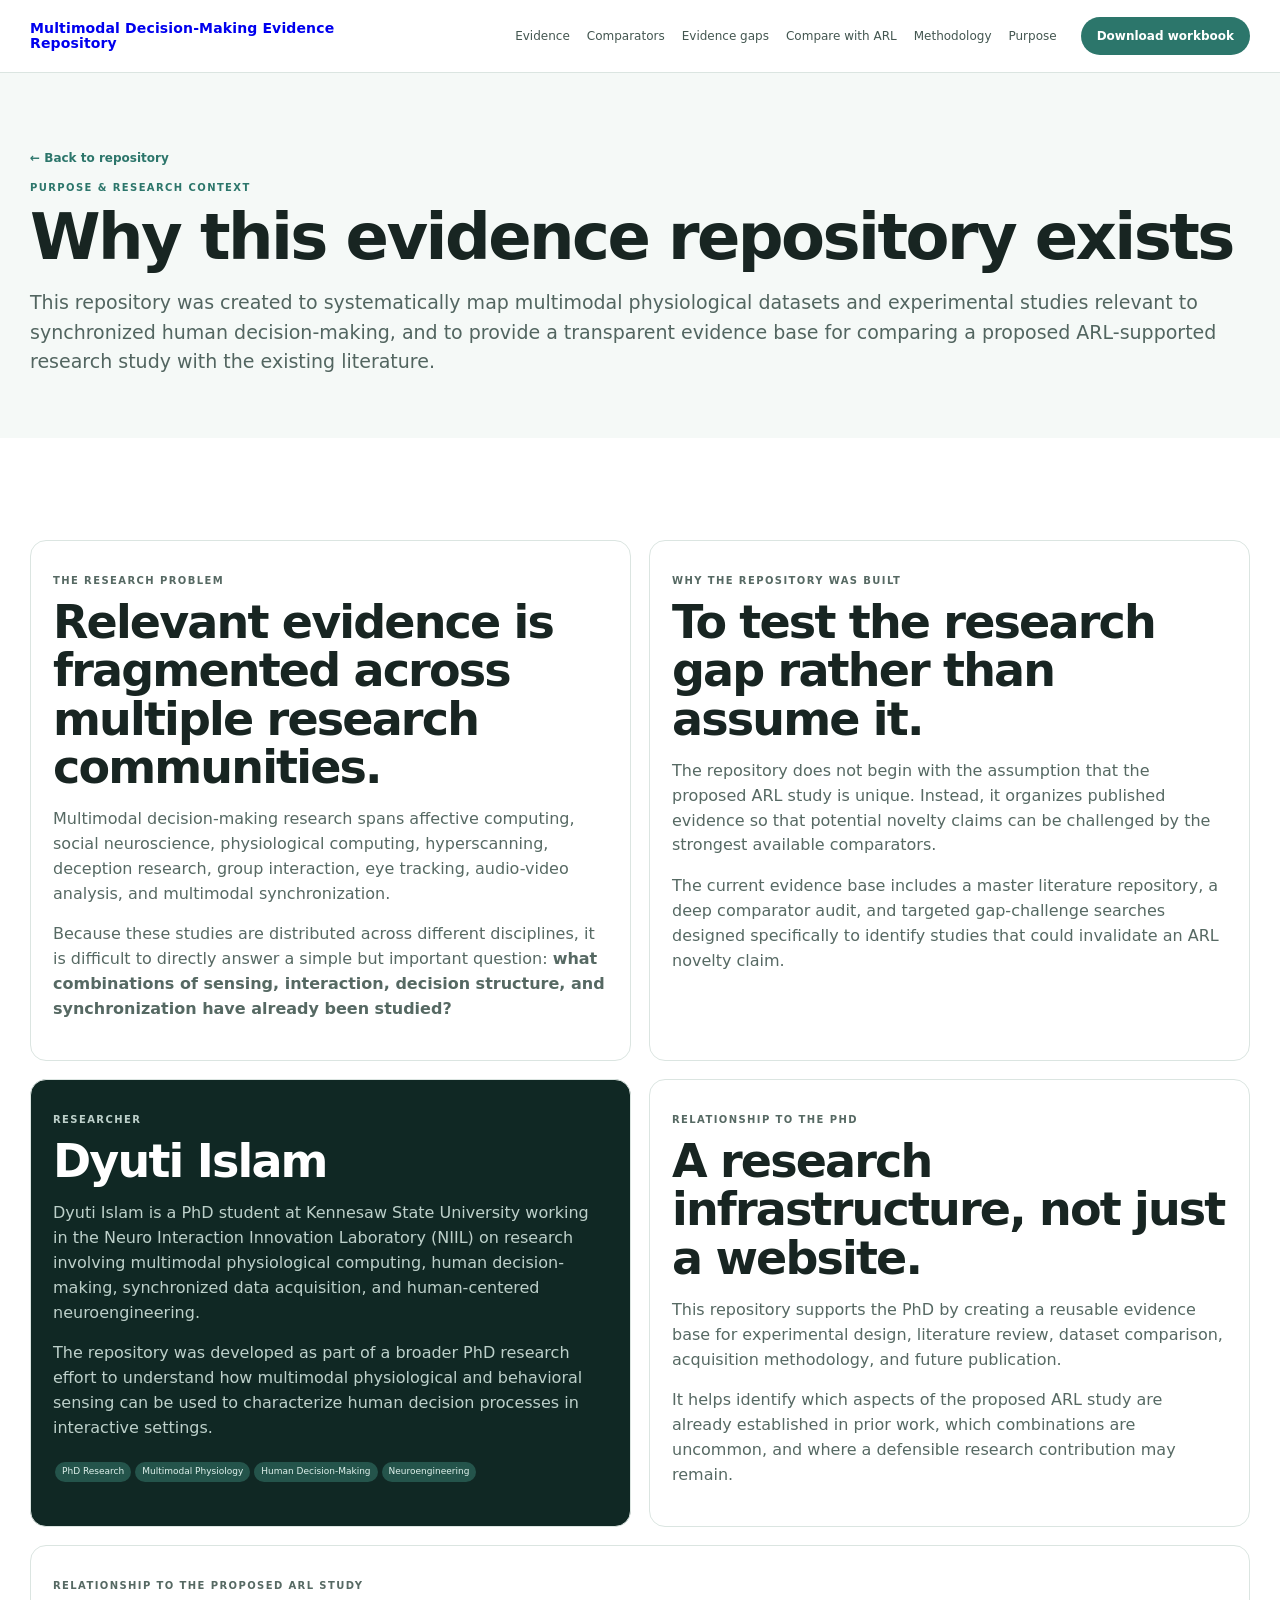
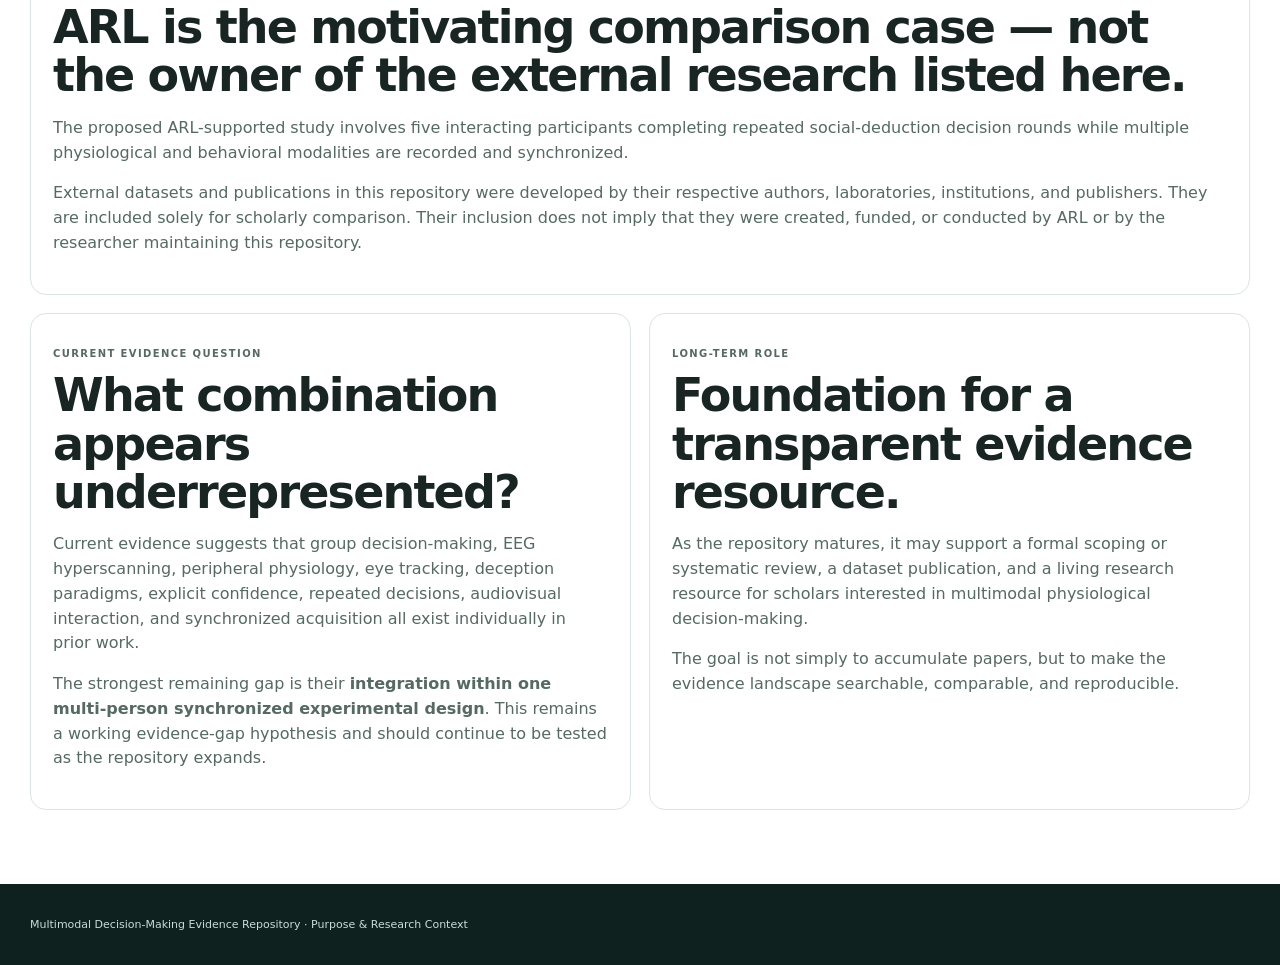
<file: purpose.html>
<!doctype html>
<html lang="en">
<head>
  <meta charset="utf-8">
  <meta name="viewport" content="width=device-width,initial-scale=1">
  <title>Purpose | Multimodal Decision-Making Evidence Repository</title>
  <link rel="stylesheet" href="styles.css">
</head>
<body>
<header>
  <div class="wrap nav">
    <a class="brand full-brand" href="index.html">Multimodal Decision-Making Evidence Repository</a>
    <nav>
      <a href="index.html#evidence">Evidence</a>
      <a href="index.html#comparators">Comparators</a>
      <a href="index.html#gaps">Evidence gaps</a>
      <a href="index.html#arl">Compare with ARL</a>
      <a href="index.html#method">Methodology</a>
      <a href="purpose.html">Purpose</a>
    </nav>
    <a class="btn" href="downloads/MDMER_v2_Gap_Challenge_Search.xlsx">Download workbook</a>
  </div>
</header>

<main>
  <section class="purpose-hero">
    <div class="wrap">
      <a class="back-link" href="index.html">← Back to repository</a>
      <p class="eyebrow">Purpose & Research Context</p>
      <h1>Why this evidence repository exists</h1>
      <p class="lead">This repository was created to systematically map multimodal physiological datasets and experimental studies relevant to synchronized human decision-making, and to provide a transparent evidence base for comparing a proposed ARL-supported research study with the existing literature.</p>
    </div>
  </section>

  <section class="section">
    <div class="wrap purpose-grid">
      <article class="purpose-card">
        <p class="eyebrow">The research problem</p>
        <h2>Relevant evidence is fragmented across multiple research communities.</h2>
        <p>Multimodal decision-making research spans affective computing, social neuroscience, physiological computing, hyperscanning, deception research, group interaction, eye tracking, audio-video analysis, and multimodal synchronization.</p>
        <p>Because these studies are distributed across different disciplines, it is difficult to directly answer a simple but important question: <strong>what combinations of sensing, interaction, decision structure, and synchronization have already been studied?</strong></p>
      </article>

      <article class="purpose-card">
        <p class="eyebrow">Why the repository was built</p>
        <h2>To test the research gap rather than assume it.</h2>
        <p>The repository does not begin with the assumption that the proposed ARL study is unique. Instead, it organizes published evidence so that potential novelty claims can be challenged by the strongest available comparators.</p>
        <p>The current evidence base includes a master literature repository, a deep comparator audit, and targeted gap-challenge searches designed specifically to identify studies that could invalidate an ARL novelty claim.</p>
      </article>

      <article class="purpose-card profile-card">
        <p class="eyebrow">Researcher</p>
        <h2>Dyuti Islam</h2>
        <p>Dyuti Islam is a PhD student at Kennesaw State University working in the Neuro Interaction Innovation Laboratory (NIIL) on research involving multimodal physiological computing, human decision-making, synchronized data acquisition, and human-centered neuroengineering.</p>
        <p>The repository was developed as part of a broader PhD research effort to understand how multimodal physiological and behavioral sensing can be used to characterize human decision processes in interactive settings.</p>
        <div><span class="tag">PhD Research</span><span class="tag">Multimodal Physiology</span><span class="tag">Human Decision-Making</span><span class="tag">Neuroengineering</span></div>
      </article>

      <article class="purpose-card">
        <p class="eyebrow">Relationship to the PhD</p>
        <h2>A research infrastructure, not just a website.</h2>
        <p>This repository supports the PhD by creating a reusable evidence base for experimental design, literature review, dataset comparison, acquisition methodology, and future publication.</p>
        <p>It helps identify which aspects of the proposed ARL study are already established in prior work, which combinations are uncommon, and where a defensible research contribution may remain.</p>
      </article>

      <article class="purpose-card purpose-wide">
        <p class="eyebrow">Relationship to the proposed ARL study</p>
        <h2>ARL is the motivating comparison case — not the owner of the external research listed here.</h2>
        <p>The proposed ARL-supported study involves five interacting participants completing repeated social-deduction decision rounds while multiple physiological and behavioral modalities are recorded and synchronized.</p>
        <p>External datasets and publications in this repository were developed by their respective authors, laboratories, institutions, and publishers. They are included solely for scholarly comparison. Their inclusion does not imply that they were created, funded, or conducted by ARL or by the researcher maintaining this repository.</p>
      </article>

      <article class="purpose-card">
        <p class="eyebrow">Current evidence question</p>
        <h2>What combination appears underrepresented?</h2>
        <p>Current evidence suggests that group decision-making, EEG hyperscanning, peripheral physiology, eye tracking, deception paradigms, explicit confidence, repeated decisions, audiovisual interaction, and synchronized acquisition all exist individually in prior work.</p>
        <p>The strongest remaining gap is their <strong>integration within one multi-person synchronized experimental design</strong>. This remains a working evidence-gap hypothesis and should continue to be tested as the repository expands.</p>
      </article>

      <article class="purpose-card">
        <p class="eyebrow">Long-term role</p>
        <h2>Foundation for a transparent evidence resource.</h2>
        <p>As the repository matures, it may support a formal scoping or systematic review, a dataset publication, and a living research resource for scholars interested in multimodal physiological decision-making.</p>
        <p>The goal is not simply to accumulate papers, but to make the evidence landscape searchable, comparable, and reproducible.</p>
      </article>
    </div>
  </section>
</main>
<footer><div class="wrap">Multimodal Decision-Making Evidence Repository · Purpose & Research Context</div></footer>
</body>
</html>
</file>
<file: styles.css>
body{margin:0;font-family:Inter,system-ui,sans-serif;color:#182522;line-height:1.55}*{box-sizing:border-box}.wrap{max-width:1220px;width:calc(100% - 44px);margin:auto}header{position:sticky;top:0;background:#fffffff2;border-bottom:1px solid #dbe5e1;z-index:5}.nav{height:72px;display:flex;align-items:center;gap:24px}.brand{text-decoration:none;font-weight:900;letter-spacing:.06em}.brand small{display:block;font-size:10px;color:#71807c}.nav nav{margin-left:auto;display:flex;gap:17px}.nav nav a{text-decoration:none;font-size:12px;color:#435650}.btn,.ghost{display:inline-block;text-decoration:none;border-radius:999px;padding:10px 16px;font-size:12px;font-weight:800}.btn{background:#2c766b;color:white}.ghost{border:1px solid #8ebdb3;color:#2c766b}.hero{padding:78px 0 52px;background:#f5f9f7}.heroGrid{display:grid;grid-template-columns:1.2fr .8fr;gap:55px;align-items:center}.eyebrow{font-size:10px;letter-spacing:.14em;text-transform:uppercase;color:#2c766b;font-weight:900}.hero h1{font-size:72px;line-height:.95;letter-spacing:-.05em;margin:12px 0}.hero h1 span{color:#2c766b}.lead{font-size:19px;color:#526560}.actions{display:flex;gap:10px;margin:25px 0}.note{border-left:4px solid #2c766b;background:#eaf5f1;padding:13px 15px;font-size:12px}.panel{background:#102824;color:white;padding:25px;border-radius:20px}.panel>p{font-size:10px;letter-spacing:.12em;color:#9fc3bb}.stats{display:grid;grid-template-columns:1fr 1fr;gap:9px}.stats div{border:1px solid #ffffff20;padding:15px;border-radius:12px}.stats b{display:block;font-size:29px}.stats span{font-size:10px;color:#b9d0ca}.panel small{display:flex;justify-content:space-between;color:#afc6c0}.identity{padding:18px 0}.identityGrid{display:grid;grid-template-columns:1fr 1fr;border:1px solid #dbe5e1;border-radius:14px;overflow:hidden}.identityGrid div{padding:17px}.identityGrid div+div{border-left:1px solid #dbe5e1}.identityGrid small{display:block;font-size:9px;color:#71807c}.section{padding:74px 0}.alt{background:#f5f8f7}.dark{background:#102824;color:white}.section h2{font-size:46px;line-height:1.05;letter-spacing:-.04em;margin:7px 0}.sub{color:#687974;max-width:780px}.light{color:#b8cdc7}.filters{display:grid;grid-template-columns:2fr 1fr 1fr 1fr auto;gap:8px;margin:25px 0 12px}.filters input,.filters select,.filters button,.compare select{padding:10px;border:1px solid #d8e2df;border-radius:9px;background:white}.count{text-align:right;font-size:11px;color:#687974}.tablebox{overflow:auto;border:1px solid #dbe5e1;border-radius:14px;background:white}table{border-collapse:collapse;width:100%;min-width:1200px}th{background:#ebf2f0;text-align:left;font-size:9px;text-transform:uppercase;letter-spacing:.07em;padding:10px}td{font-size:11px;padding:12px 10px;border-top:1px solid #edf1ef;vertical-align:top}.title{font-weight:800;font-size:12px}.meta{font-size:10px;color:#74827e}.tag{display:inline-block;background:#dff1ec;color:#245f56;border-radius:999px;padding:3px 7px;font-size:9px;margin:2px}.src{color:#2c766b;font-weight:800;text-decoration:none;font-size:10px;margin-right:6px}.cards{display:grid;grid-template-columns:repeat(3,1fr);gap:12px;margin-top:25px}.card{border:1px solid #dbe5e1;border-radius:15px;padding:20px}.card small{color:#2c766b;font-weight:900}.card h3{font-size:18px;line-height:1.2}.card p{font-size:11px;color:#687974}.divider{border-top:1px solid #e3e9e7;margin-top:11px;padding-top:11px}.verdicts{display:grid;grid-template-columns:1fr 1fr;gap:10px;margin-top:25px}.verdict{border:1px solid #ffffff20;padding:17px;border-radius:13px}.verdict .status{display:inline-block;background:#ffe4b8;color:#79500f;padding:3px 7px;border-radius:999px;font-size:9px;font-weight:900}.verdict h3{font-size:14px}.verdict p{font-size:10px;color:#bfd1cc}.survive{background:#f1e9f7;color:#312737;padding:23px;border-radius:16px;margin-top:22px}.survive h3{font-size:22px}.survive p{color:#655d68}.compareGrid{display:grid;grid-template-columns:.75fr 1.25fr;gap:18px;margin-top:25px}.arlCard,.compare{border:1px solid #dbe5e1;border-radius:16px;padding:22px}.arlCard small{color:#2c766b;font-weight:900}.arlCard p{color:#687974}.compare label{font-size:10px;font-weight:800;display:flex;flex-direction:column;gap:5px}.crow{display:grid;grid-template-columns:160px 1fr 1fr;gap:8px;padding:7px 0;border-top:1px solid #edf1ef;font-size:10px}.crow strong{color:#586964}.cell{background:#f5f8f7;padding:6px;border-radius:6px}.cell.arl{background:#e2f2ed}.tiers{display:grid;grid-template-columns:repeat(5,1fr);gap:9px;margin-top:24px}.tiers article{background:white;border:1px solid #dbe5e1;border-radius:13px;padding:17px}.tiers article>b{font-size:10px;color:#2c766b}.tiers h3{font-size:14px}.tiers p{font-size:10px;color:#687974}.download{background:#dff1ec}.dlGrid{display:grid;grid-template-columns:1fr 1fr;gap:45px}.downloads{background:white;border:1px solid #c9ddd7;border-radius:14px;overflow:hidden}.downloads a{display:flex;justify-content:space-between;padding:14px 16px;text-decoration:none;border-top:1px solid #e3e9e7}.downloads a:first-child{border-top:0}.downloads span{font-size:10px;color:#75827f}.about{display:grid;grid-template-columns:.7fr 1.3fr;gap:55px}.about p{color:#50635e}footer{background:#0e211e;color:#cadbd7;padding:32px 0;font-size:11px}@media(max-width:900px){.nav nav{display:none}.heroGrid,.compareGrid,.dlGrid,.about{grid-template-columns:1fr}.cards,.tiers{grid-template-columns:1fr 1fr}.filters{grid-template-columns:1fr 1fr}.identityGrid{grid-template-columns:1fr}.identityGrid div+div{border-left:0;border-top:1px solid #dbe5e1}}@media(max-width:600px){.hero h1{font-size:46px}.cards,.tiers,.verdicts,.filters{grid-template-columns:1fr}.nav>.btn{display:none}.crow{grid-template-columns:1fr}.section h2{font-size:36px}}
.full-brand{max-width:360px;line-height:1.08;font-size:14px;letter-spacing:.01em}
.repository-title{font-size:clamp(44px,5.7vw,72px)!important}
.hero-kicker{font-size:14px;text-transform:uppercase;letter-spacing:.12em;color:#2c766b;font-weight:800;margin-top:6px}
.purpose-hero{padding:72px 0 42px;background:#f5f9f7}
.purpose-hero h1{font-size:clamp(42px,5vw,64px);line-height:1;letter-spacing:-.04em;margin:10px 0 18px}
.purpose-grid{display:grid;grid-template-columns:1fr 1fr;gap:18px;margin-top:28px}
.purpose-card{border:1px solid #dbe5e1;border-radius:16px;padding:22px;background:#fff}
.purpose-card h2,.purpose-card h3{margin-top:0}.purpose-card p{color:#566963}
.profile-card{background:#102824;color:#fff}.profile-card p{color:#bdd0ca}.profile-card .tag{background:#24544b;color:#dff1ec}
.purpose-wide{grid-column:1/-1}.back-link{text-decoration:none;color:#2c766b;font-weight:800;font-size:12px}
@media(max-width:900px){.purpose-grid{grid-template-columns:1fr}.purpose-wide{grid-column:auto}.full-brand{max-width:260px;font-size:12px}}
</file>
<file: assets/style.css>
:root{--ink:#17202a;--muted:#64707d;--paper:#f6f4ef;--white:#fff;--accent:#244b5a;--line:#dfe3e2;--soft:#e9efef}*{box-sizing:border-box}html{scroll-behavior:smooth}body{margin:0;font-family:Inter,ui-sans-serif,system-ui,-apple-system,Segoe UI,sans-serif;color:var(--ink);background:var(--white)}.wrap{width:min(1180px,calc(100% - 40px));margin:auto}header{position:sticky;top:0;z-index:10;background:rgba(255,255,255,.94);backdrop-filter:blur(12px);border-bottom:1px solid var(--line)}.nav{height:68px;display:flex;align-items:center;justify-content:space-between}.brand{font-weight:750;letter-spacing:-.02em;color:var(--ink);text-decoration:none}.nav nav{display:flex;gap:22px}.nav nav a{font-size:14px;color:var(--muted);text-decoration:none}.hero{background:var(--paper);padding:82px 0 64px;border-bottom:1px solid var(--line)}.eyebrow{text-transform:uppercase;letter-spacing:.13em;font-size:12px;font-weight:750;color:var(--accent)}h1{font-family:Georgia,serif;font-size:clamp(44px,7vw,78px);line-height:.98;letter-spacing:-.045em;max-width:850px;margin:14px 0 22px}.hero p{font-size:19px;line-height:1.65;color:var(--muted);max-width:760px}.stats{display:flex;gap:54px;margin-top:42px}.stats div{display:flex;flex-direction:column}.stats b{font-family:Georgia,serif;font-size:34px}.stats span{font-size:12px;color:var(--muted);text-transform:uppercase;letter-spacing:.08em}.section{padding:72px 0}.sectionhead{display:flex;justify-content:space-between;gap:30px;align-items:end;margin-bottom:28px}.sectionhead h2,.about h2{font-family:Georgia,serif;font-size:38px;margin:8px 0}.sectionhead p{max-width:440px;color:var(--muted);line-height:1.5}.controls{display:grid;grid-template-columns:2fr 1fr 1fr 1fr;gap:10px;margin-bottom:15px}.controls input,.controls select{width:100%;padding:13px 14px;border:1px solid var(--line);background:#fff;border-radius:8px;font:inherit;color:var(--ink)}.resultcount{font-size:13px;color:var(--muted);margin:18px 0}.grid{display:grid;grid-template-columns:repeat(2,1fr);gap:14px}.card{border:1px solid var(--line);border-radius:12px;padding:22px;background:#fff;display:flex;flex-direction:column;gap:13px;transition:.18s}.card:hover{transform:translateY(-2px);box-shadow:0 8px 26px rgba(20,35,40,.08)}.meta{display:flex;gap:8px;flex-wrap:wrap}.tag{font-size:11px;background:var(--soft);color:var(--accent);padding:5px 8px;border-radius:99px}.card h3{font-family:Georgia,serif;font-size:21px;line-height:1.25;margin:0}.authors,.detail{color:var(--muted);font-size:13px;line-height:1.55}.relevance{font-size:14px;line-height:1.55}.links{display:flex;gap:10px;margin-top:auto}.links a{font-size:13px;font-weight:650;color:var(--accent);text-decoration:none}.about{background:var(--accent);color:white;padding:72px 0}.about .eyebrow{color:#c9d9dc}.about p{max-width:820px;color:#dce6e8;font-size:17px;line-height:1.7}.pillrow{display:flex;flex-wrap:wrap;gap:8px;margin-top:28px}.pillrow span{border:1px solid rgba(255,255,255,.28);border-radius:99px;padding:7px 11px;font-size:12px}footer{padding:28px 0;color:var(--muted);font-size:12px;border-top:1px solid var(--line)}@media(max-width:760px){.nav nav a:not(:last-child){display:none}.hero{padding:58px 0 45px}.stats{gap:25px;flex-wrap:wrap}.sectionhead{display:block}.controls{grid-template-columns:1fr 1fr}.controls input{grid-column:1/-1}.grid{grid-template-columns:1fr}}@media(max-width:460px){.controls{grid-template-columns:1fr}}

/* v1.1 methodology guide */
.nav nav a.active{color:var(--ink);font-weight:700}.narrow{max-width:920px}.guidehero{background:var(--paper);padding:72px 0 52px;border-bottom:1px solid var(--line)}.guidehero h1{max-width:780px}.guidehero p{font-size:18px;line-height:1.7;color:var(--muted);max-width:790px}.guidejump{display:flex;flex-wrap:wrap;gap:9px;margin-top:28px}.guidejump a{font-size:12px;font-weight:700;color:var(--accent);background:#fff;border:1px solid var(--line);padding:8px 11px;border-radius:99px;text-decoration:none}.guideintro p,.narrow>p{color:var(--muted);font-size:16px;line-height:1.75}.callout{margin-top:26px;padding:18px 20px;background:var(--soft);border-left:4px solid var(--accent);border-radius:8px;line-height:1.6}.tiersection{padding:72px 0;background:#fbfcfb;border-top:1px solid var(--line);border-bottom:1px solid var(--line)}.tiergrid{display:grid;grid-template-columns:repeat(2,1fr);gap:14px}.tiercard{border:1px solid var(--line);border-radius:14px;background:#fff;padding:24px}.tiercard:last-child{grid-column:1/-1}.tiernum{display:inline-block;font-size:11px;font-weight:800;letter-spacing:.08em;text-transform:uppercase;color:var(--accent);background:var(--soft);padding:5px 8px;border-radius:99px}.tiercard h3{font-family:Georgia,serif;font-size:24px;margin:12px 0 8px}.tiercard p,.tiercard li{color:var(--muted);font-size:14px;line-height:1.55}.tiercard ul{padding-left:20px}.tierq{margin-top:17px;padding-top:14px;border-top:1px solid var(--line);font-size:13px;font-weight:650;line-height:1.55}.softsection{background:var(--paper);padding:72px 0;border-top:1px solid var(--line);border-bottom:1px solid var(--line)}.steps{padding:0;margin:30px 0 0;list-style:none;counter-reset:step}.steps li{counter-increment:step;display:grid;grid-template-columns:38px 1fr;gap:14px;padding:18px 0;border-bottom:1px solid var(--line)}.steps li:before{content:counter(step);width:30px;height:30px;border-radius:50%;background:var(--accent);color:#fff;display:flex;align-items:center;justify-content:center;font-size:12px;font-weight:800}.steps b,.steps span{display:block}.steps span{color:var(--muted);font-size:14px;line-height:1.55;margin-top:3px}.scoregrid{display:grid;grid-template-columns:repeat(5,1fr);gap:10px;margin:28px 0}.scoregrid>div{border:1px solid var(--line);border-radius:12px;padding:17px;background:#fff}.scoregrid b{font-family:Georgia,serif;font-size:34px;color:var(--accent);display:block}.scoregrid span{font-size:12px;color:var(--muted);line-height:1.45}.scoregrid strong{color:var(--ink);display:block;margin-bottom:5px}.statusgrid{display:grid;grid-template-columns:repeat(3,1fr);gap:10px;margin-top:26px}.statusgrid>div{background:#fff;border:1px solid var(--line);border-radius:10px;padding:16px}.statusgrid b,.statusgrid span{display:block}.statusgrid span{color:var(--muted);font-size:13px;margin-top:4px;line-height:1.45}.target{margin-top:20px;color:var(--muted)}.twocol{display:grid;grid-template-columns:1fr 1fr;gap:14px;margin-top:26px}.guidebox{border:1px solid var(--line);border-radius:12px;padding:21px}.guidebox h3{font-family:Georgia,serif;font-size:20px;margin:0 0 9px}.guidebox p{font-size:13px;color:var(--muted);line-height:1.6;margin:0}.workflowband{background:var(--accent);color:#fff;padding:64px 0}.workflowband .eyebrow{color:#c9d9dc}.workflowband p{color:#dce6e8;line-height:1.65}.workflowband h2{font-family:Georgia,serif;font-size:38px;margin:8px 0 22px}.flow{display:flex;align-items:center;gap:10px;flex-wrap:wrap;margin:24px 0}.flow span{border:1px solid rgba(255,255,255,.3);border-radius:8px;padding:10px 12px;font-size:12px}.flow i{font-style:normal;color:#c9d9dc}blockquote{font-family:Georgia,serif;font-size:24px;line-height:1.5;border-left:4px solid var(--accent);margin:25px 0;padding:5px 0 5px 24px}
@media(max-width:760px){.tiergrid,.scoregrid,.statusgrid,.twocol{grid-template-columns:1fr}.tiercard:last-child{grid-column:auto}.guidehero{padding:54px 0 40px}.flow i{display:none}.flow{align-items:stretch}.flow span{width:100%}}
</file>
